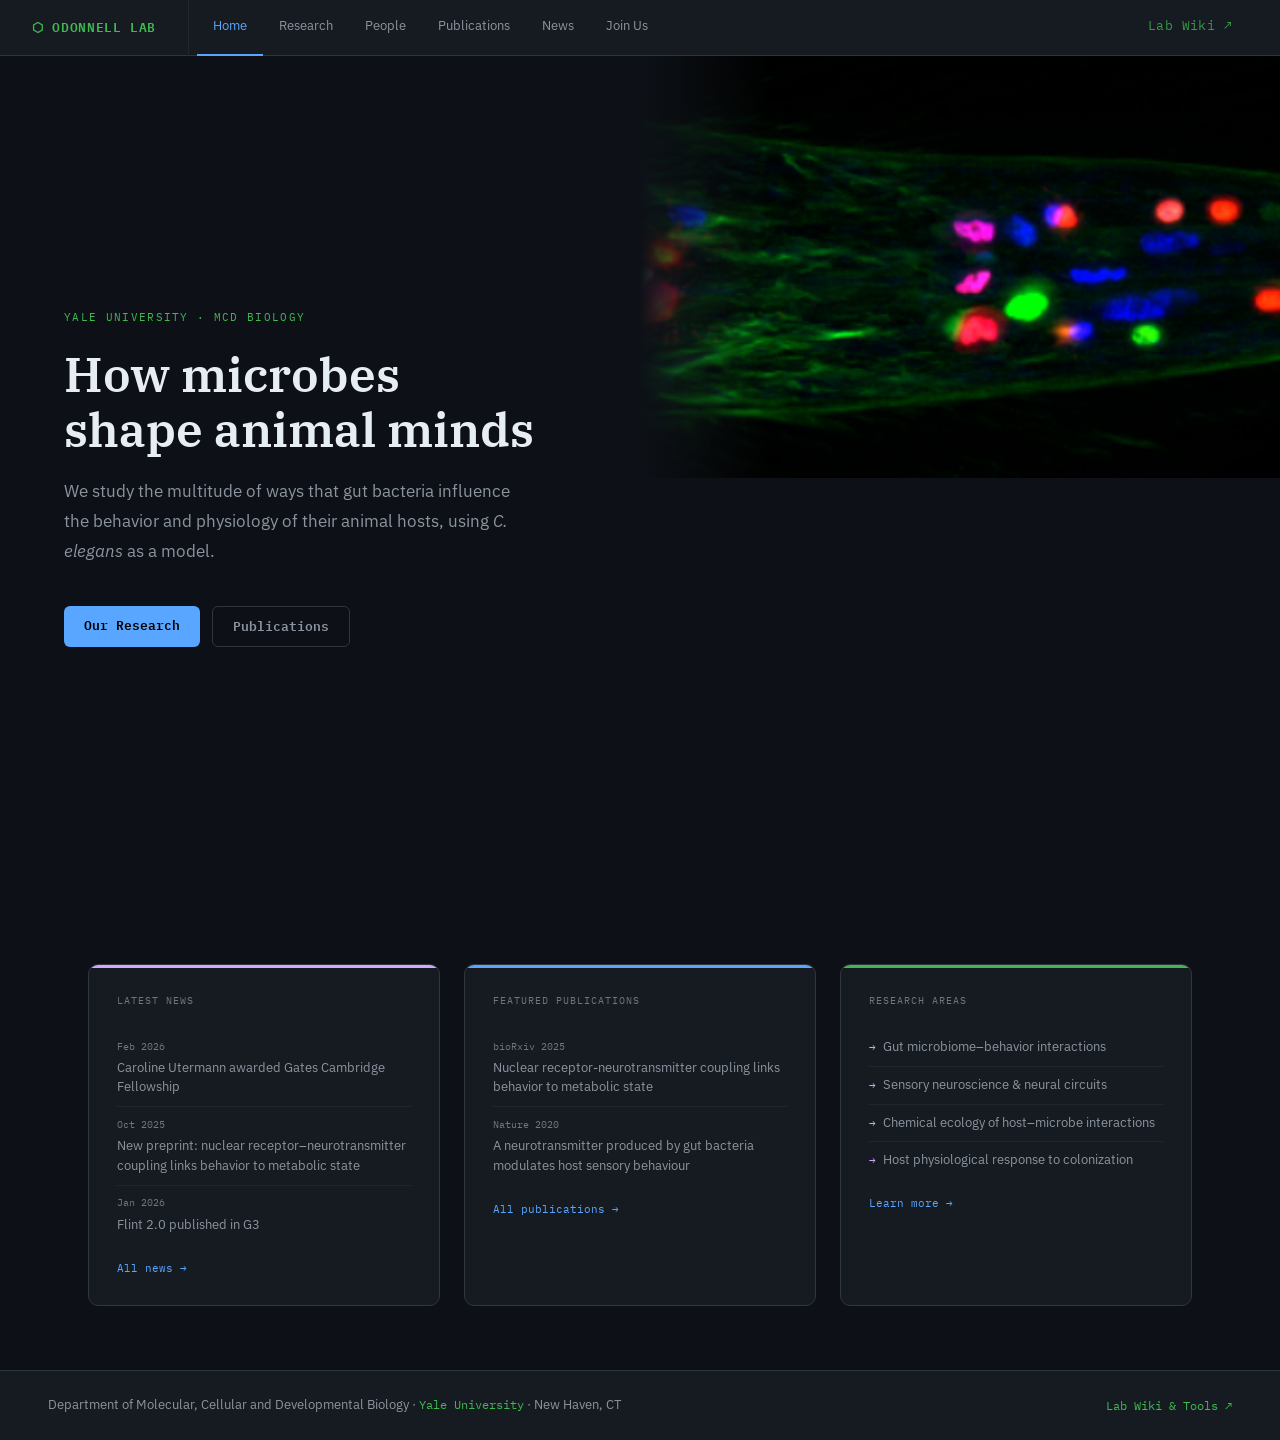
<file: index.html>
<!DOCTYPE html>
<html lang="en">
<head>
<meta charset="UTF-8">
<meta name="viewport" content="width=device-width, initial-scale=1.0">
<title>ODonnell Lab — Yale University</title>
<meta name="description" content="The ODonnell Lab studies how gut microbes shape animal behavior and physiology using C. elegans. Yale MCD Biology.">
<link rel="stylesheet" href="/shared.css">
</head>
<body>

<header class="site-header">
  <a href="/" class="site-logo">⬡ ODONNELL LAB</a>
  <nav class="site-nav">
    <a href="/index.html">Home</a>
    <a href="/research.html">Research</a>
    <a href="/people.html">People</a>
    <a href="/publications.html">Publications</a>
    <a href="/news.html">News</a>
    <a href="/join.html">Join Us</a>
    <a href="https://odonnell-lab-wiki.netlify.app" class="nav-wiki-link" target="_blank" rel="noopener">Lab Wiki ↗</a>
  </nav>
</header>

<!-- Hero -->
<div class="hero-full">
  <div class="hero-content">
    <div class="hero-eyebrow">Yale University · MCD Biology</div>
    <h1>How microbes shape animal minds</h1>
    <p class="hero-tagline">
      We study the multitude of ways that gut bacteria influence the behavior and physiology
      of their animal hosts, using <em>C. elegans</em> as a model.
    </p>
    <div class="hero-actions">
      <a href="/research.html" class="btn">Our Research</a>
      <a href="/publications.html" class="btn btn-outline">Publications</a>
    </div>
  </div>
  <div class="hero-image-panel">
    <img src="/images/hero/hero.png" alt="Fluorescent neurons in C. elegans">
    <video autoplay loop muted playsinline src="/images/hero/PanNeuralGCaMP.mp4"></video>
  </div>
</div>

<!-- Teasers -->
<div class="home-teasers">
  <!-- News teaser -->
  <div class="teaser-card" style="--card-accent: var(--accent4);">
    <div class="teaser-label">Latest News</div>
    <div id="news-teaser"><div class="loading-placeholder">Loading…</div></div>
    <a href="/news.html" class="teaser-more">All news →</a>
  </div>

  <!-- Publications teaser -->
  <div class="teaser-card" style="--card-accent: var(--accent);">
    <div class="teaser-label">Featured Publications</div>
    <div id="pubs-teaser"><div class="loading-placeholder">Loading…</div></div>
    <a href="/publications.html" class="teaser-more">All publications →</a>
  </div>

  <!-- Research areas -->
  <div class="teaser-card" style="--card-accent: var(--accent2);">
    <div class="teaser-label">Research Areas</div>
    <ul class="teaser-research-list">
      <li>Gut microbiome–behavior interactions</li>
      <li>Sensory neuroscience &amp; neural circuits</li>
      <li>Chemical ecology of host–microbe interactions</li>
      <li>Host physiological response to colonization</li>
    </ul>
    <a href="/research.html" class="teaser-more">Learn more →</a>
  </div>
</div>

<!-- Dept bar -->
<div class="dept-bar">
  <span>
    Department of Molecular, Cellular and Developmental Biology ·
    <a href="https://mcdb.yale.edu" target="_blank" rel="noopener">Yale University</a> ·
    New Haven, CT
  </span>
  <a href="https://odonnell-lab-wiki.netlify.app" target="_blank" rel="noopener">Lab Wiki &amp; Tools ↗</a>
</div>

<script src="/site.js"></script>
<script>
function formatDate(isoDate) {
  const d = new Date(isoDate + 'T00:00:00');
  return d.toLocaleDateString('en-US', { year: 'numeric', month: 'short' });
}

async function loadNewsTeaser() {
  const el = document.getElementById('news-teaser');
  let items;
  try { items = await loadData('/data/news.json'); }
  catch { el.innerHTML = '<p style="font-size:13px;color:var(--text-dim)">Unable to load.</p>'; return; }

  items.sort((a, b) => {
    if (a.pinned && !b.pinned) return -1;
    if (!a.pinned && b.pinned) return 1;
    return b.date.localeCompare(a.date);
  });

  el.innerHTML = items.slice(0, 3).map(item => `
    <div class="teaser-item">
      <div class="teaser-item-date">${formatDate(item.date)}</div>
      <a href="/news.html">${item.title}</a>
    </div>`).join('');
}

async function loadPubsTeaser() {
  const el = document.getElementById('pubs-teaser');
  let text;
  try {
    const resp = await fetch('/data/publications.bib');
    if (!resp.ok) throw new Error(resp.status);
    text = await resp.text();
  } catch {
    el.innerHTML = '<p style="font-size:13px;color:var(--text-dim)">Unable to load.</p>';
    return;
  }

  const pubs = parseBibtex(text).filter(p => p.title);
  let featured = pubs.filter(p => p.highlight);
  if (!featured.length) featured = pubs.slice(0, 3);
  featured = featured.slice(0, 3);

  el.innerHTML = featured.map(pub => `
    <div class="teaser-item">
      <div class="teaser-item-date">${pub.journal ? pub.journal.split(' ')[0] + ' ' + pub.year : pub.year}</div>
      <a href="/publications.html">${pub.title}</a>
    </div>`).join('');
}

loadNewsTeaser();
loadPubsTeaser();
</script>
</body>
</html>
</file>
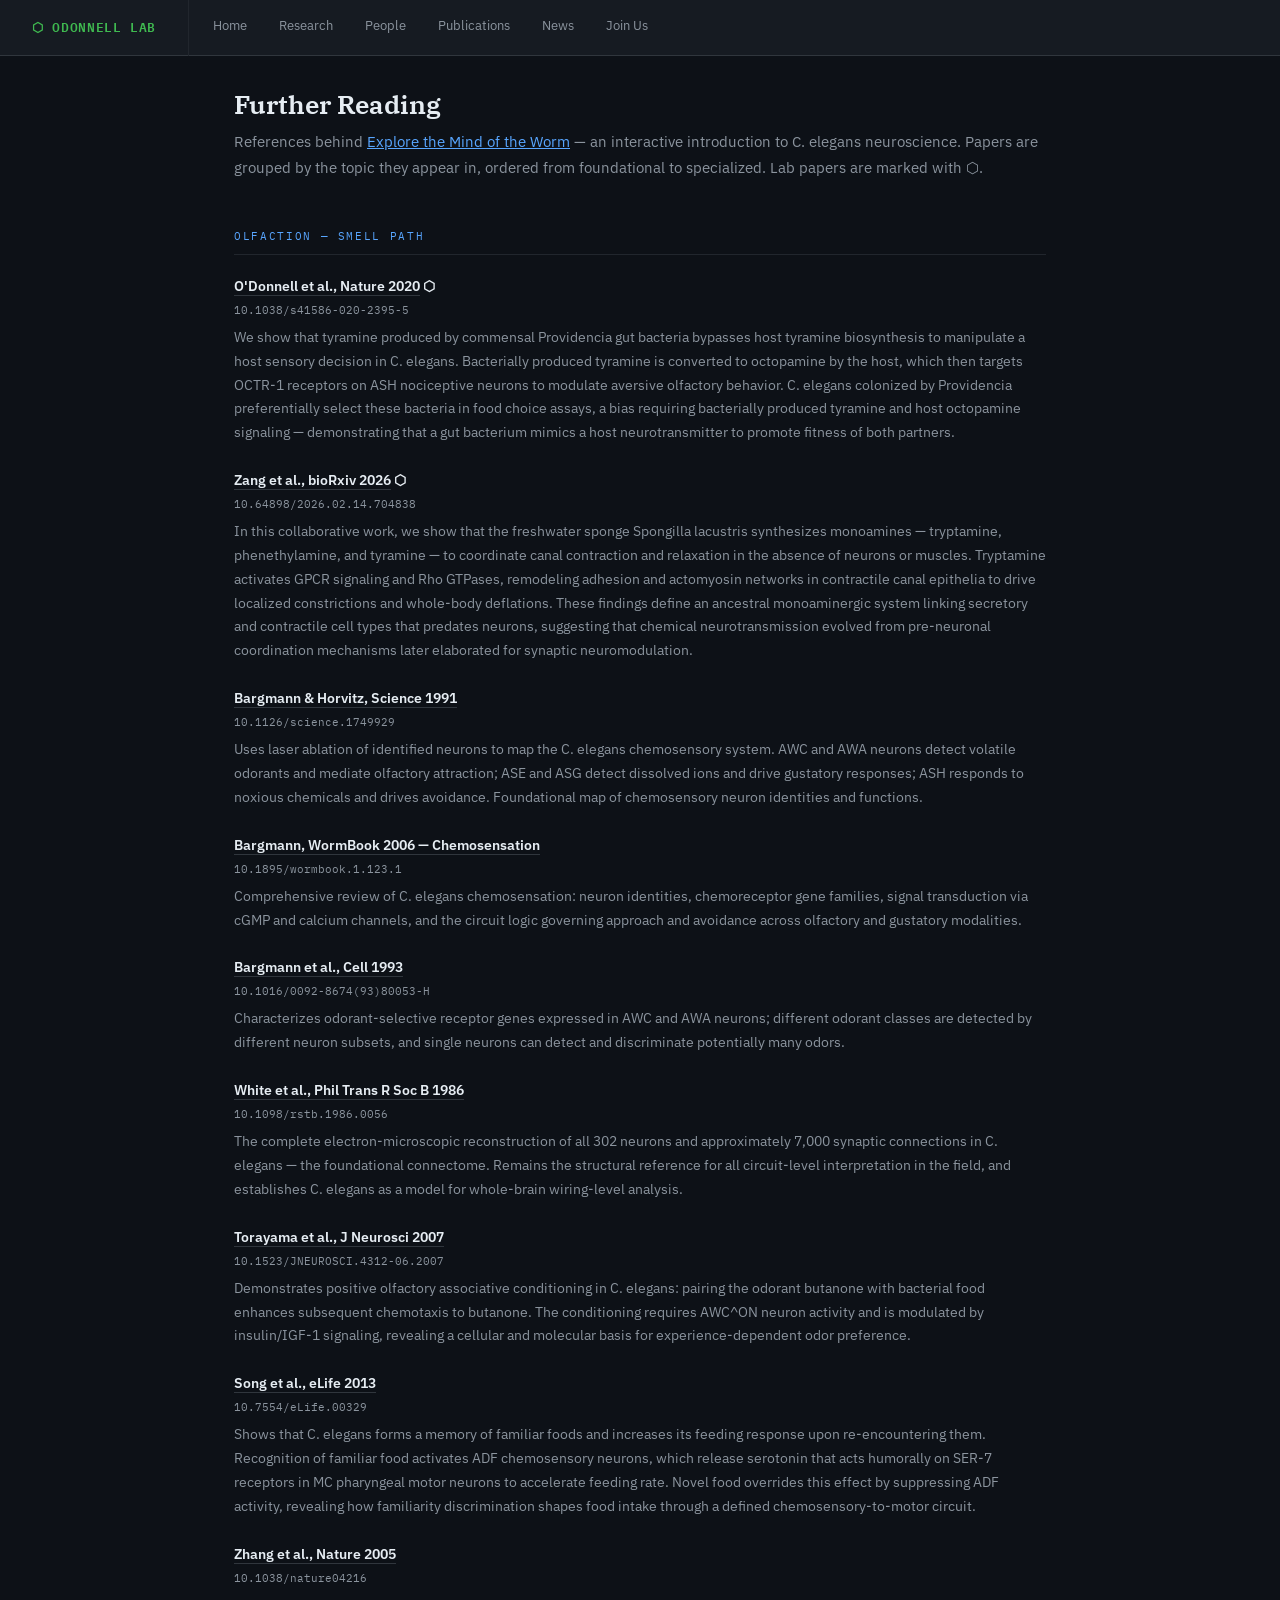
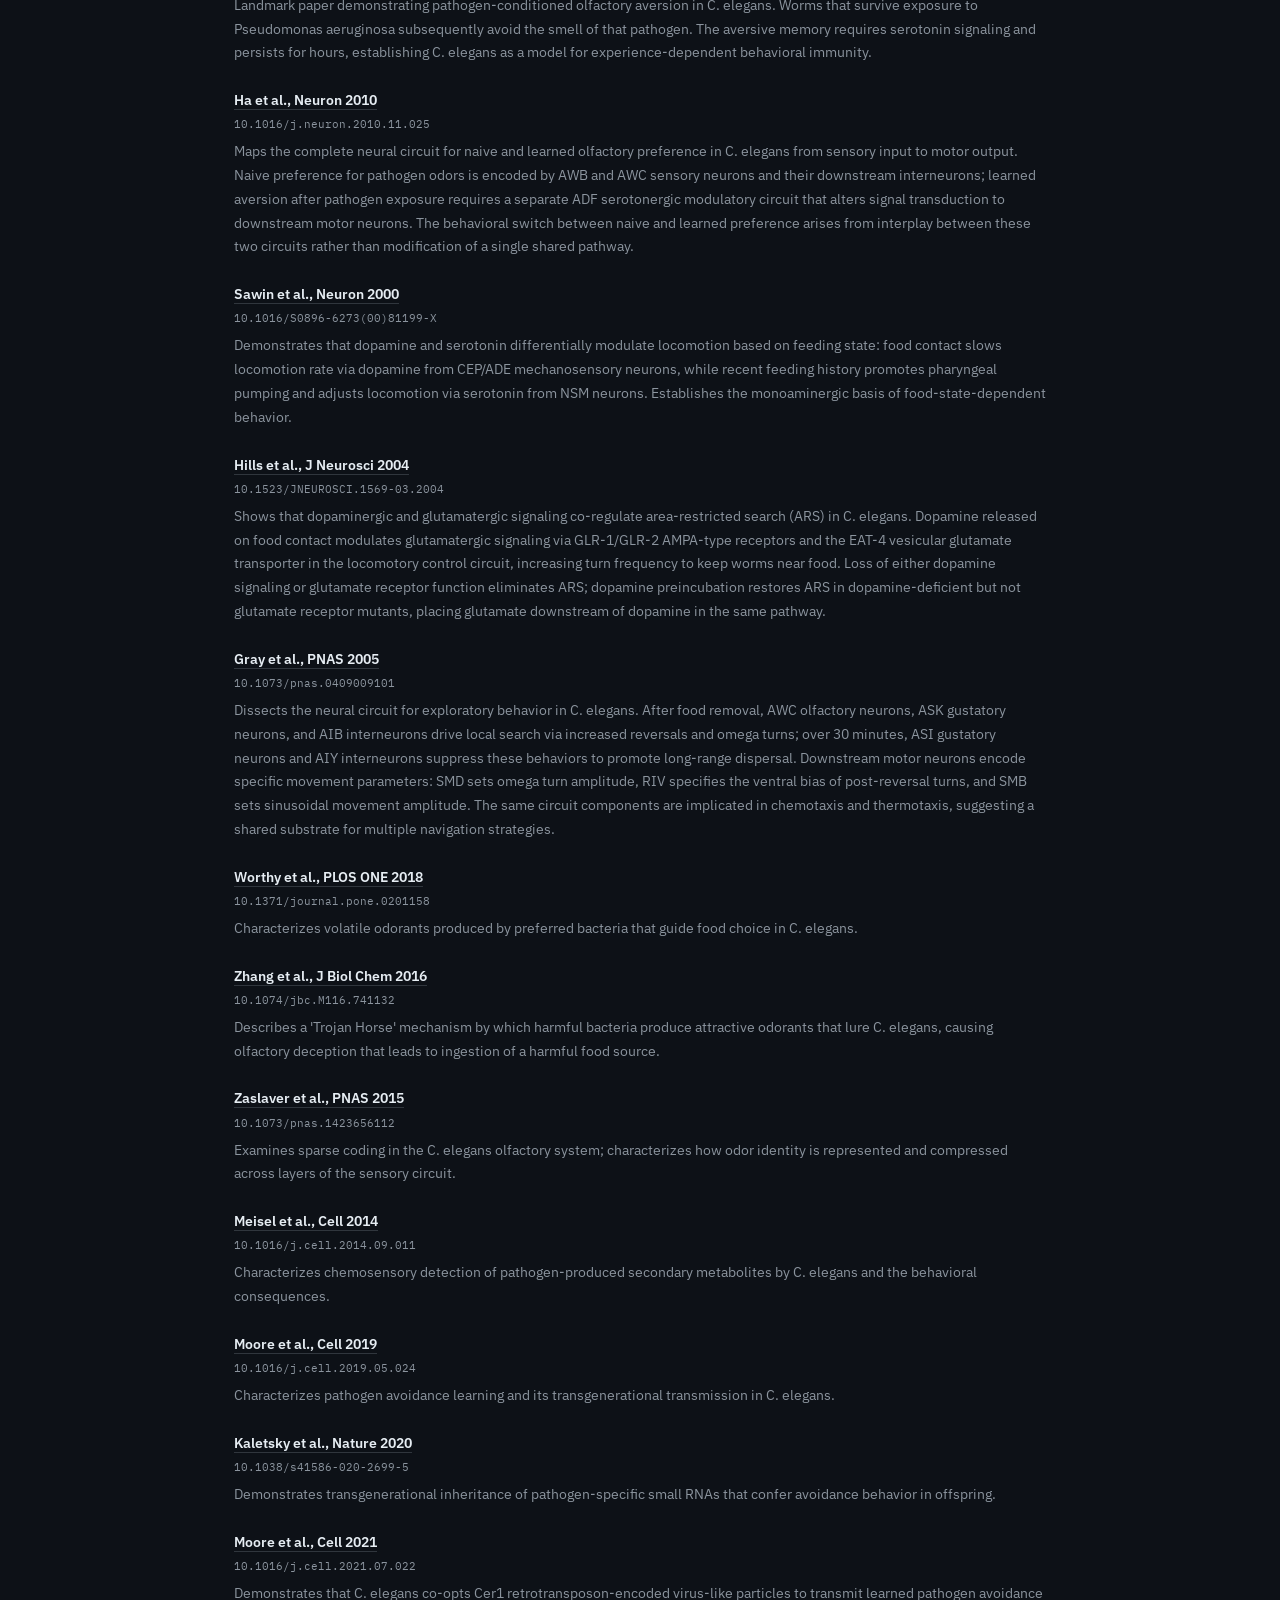
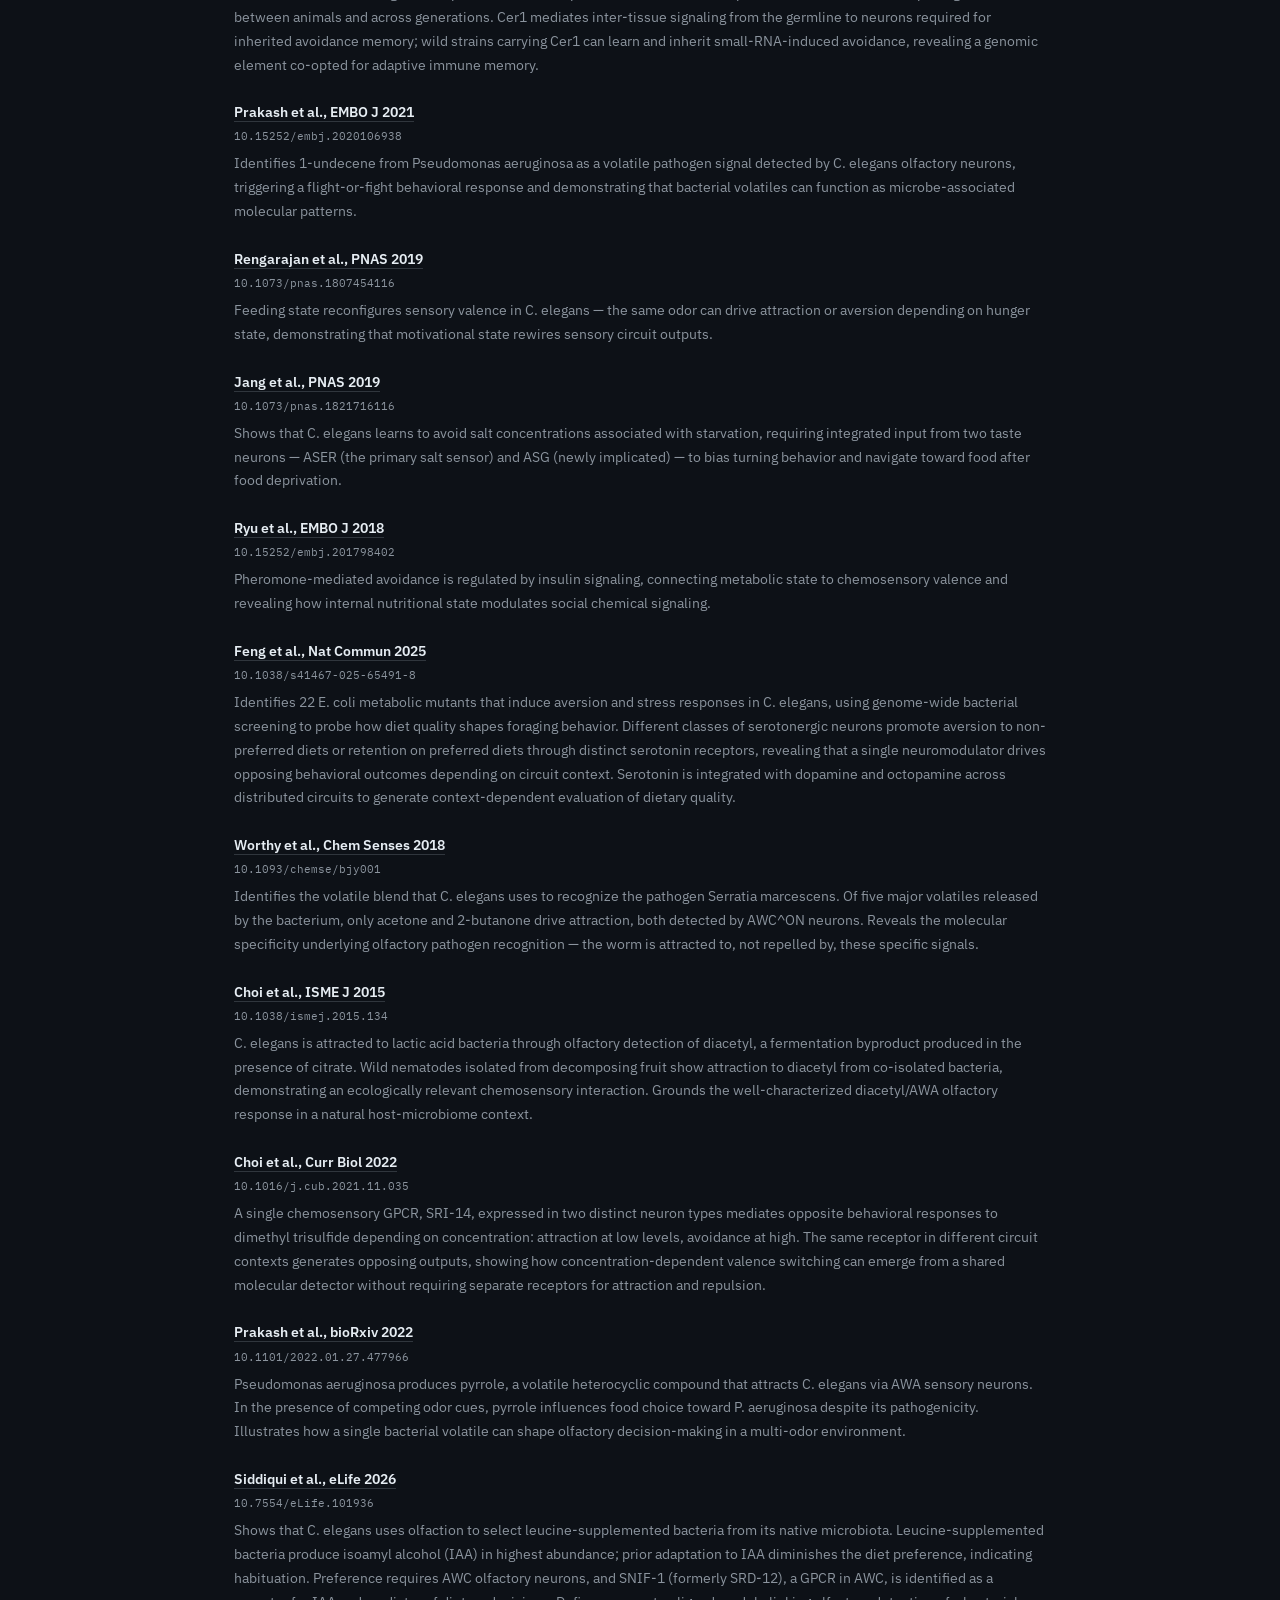
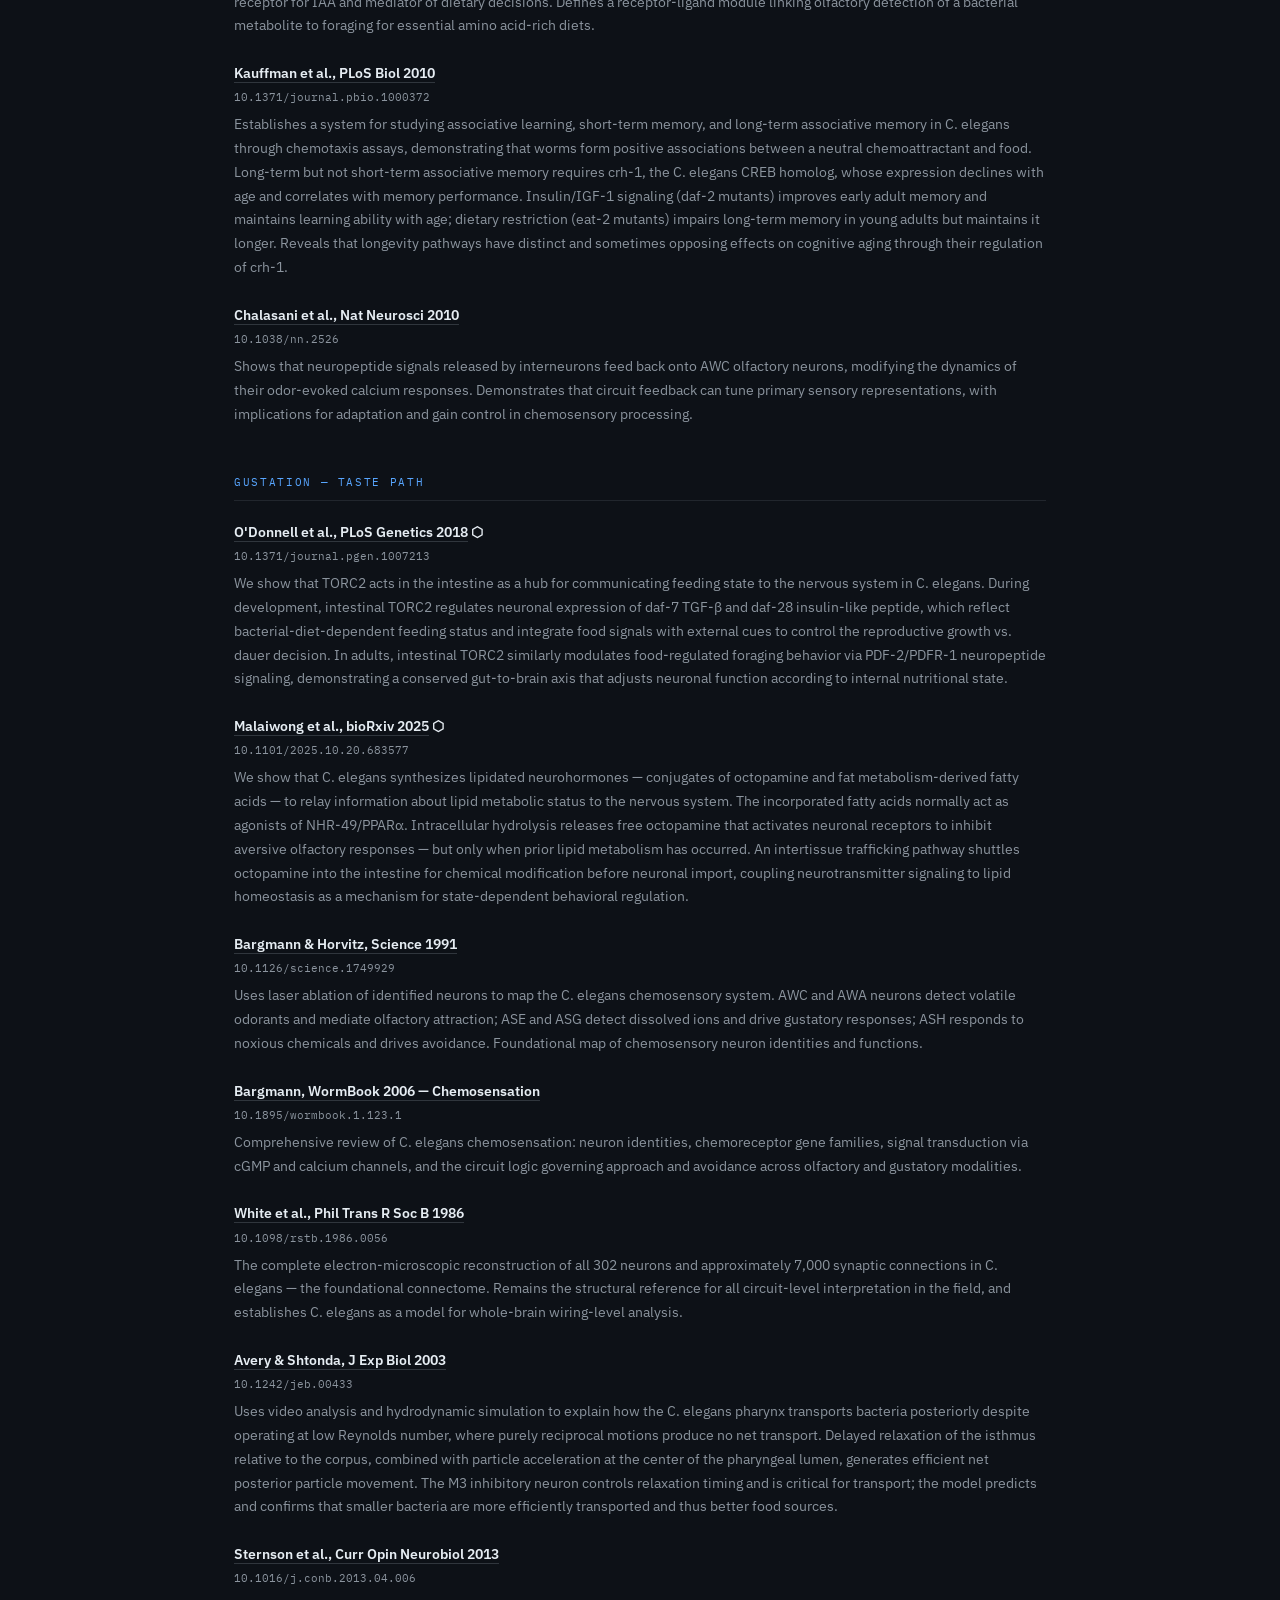
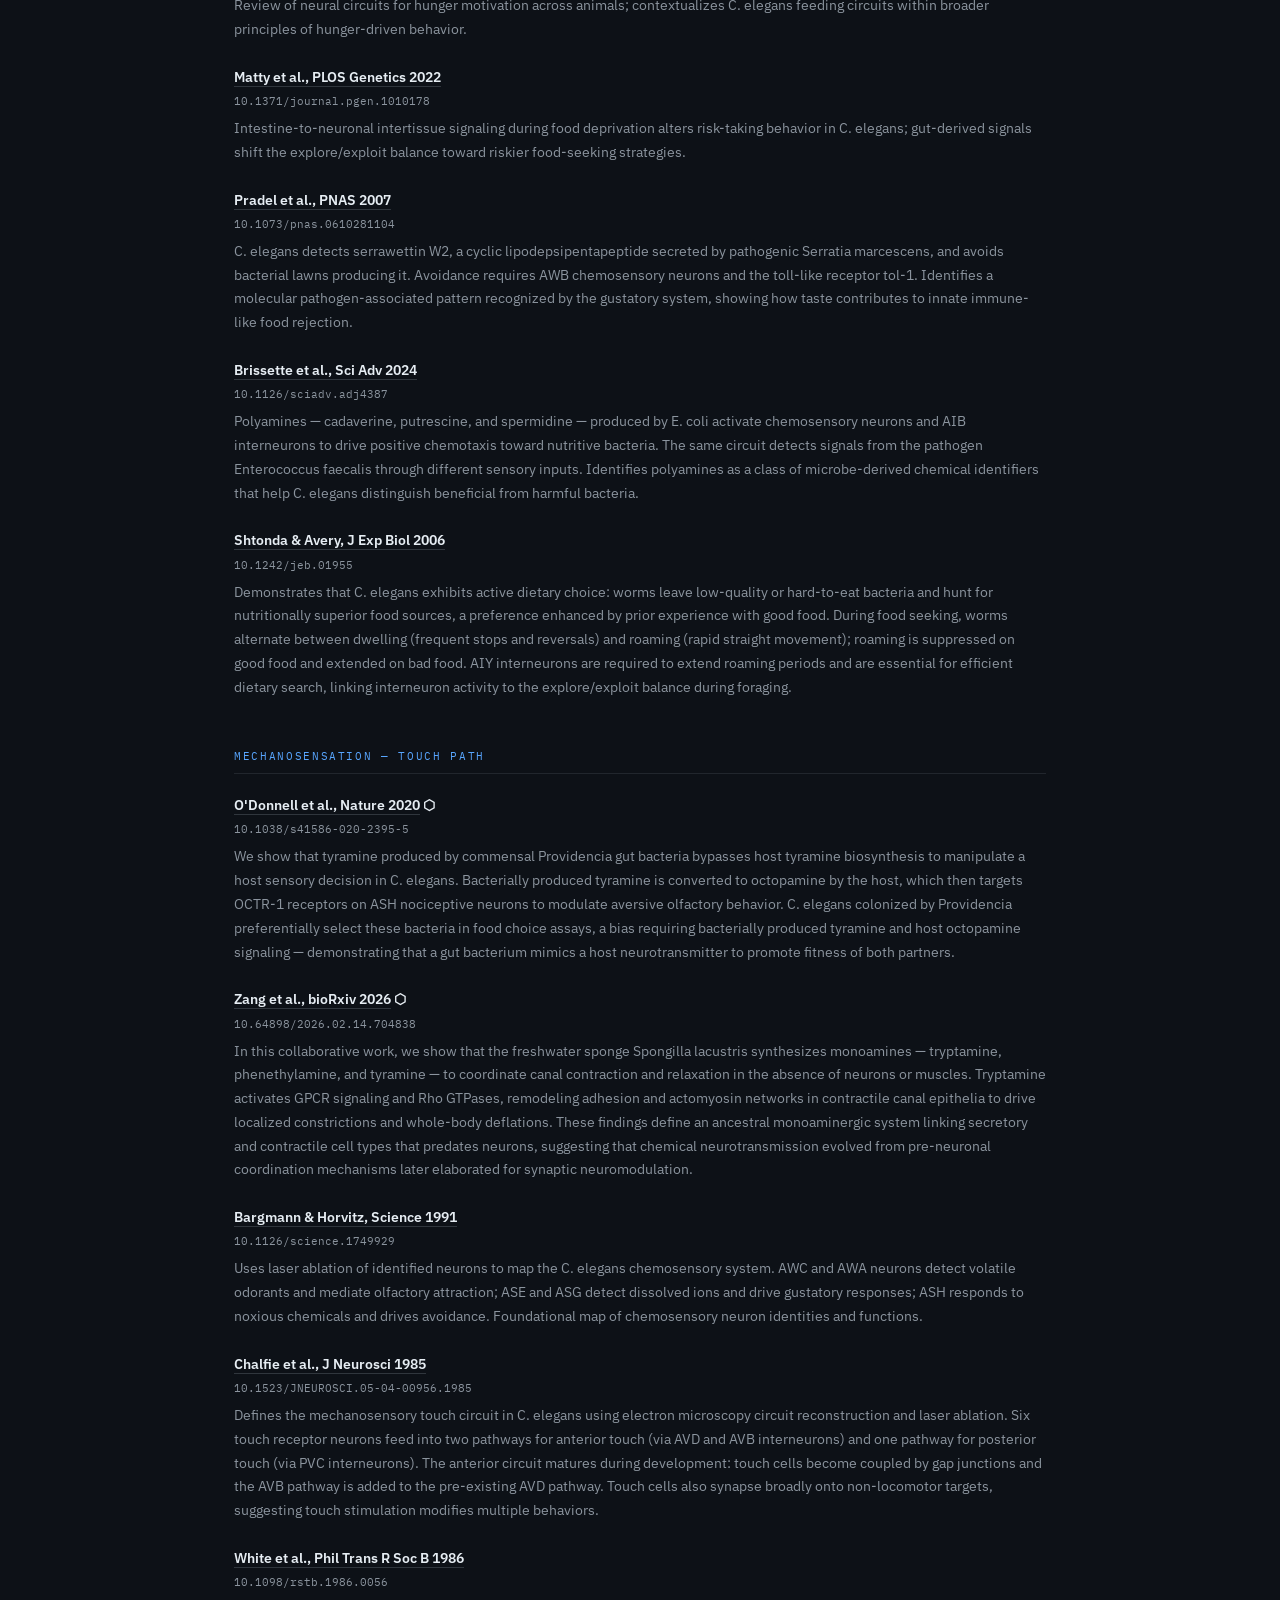
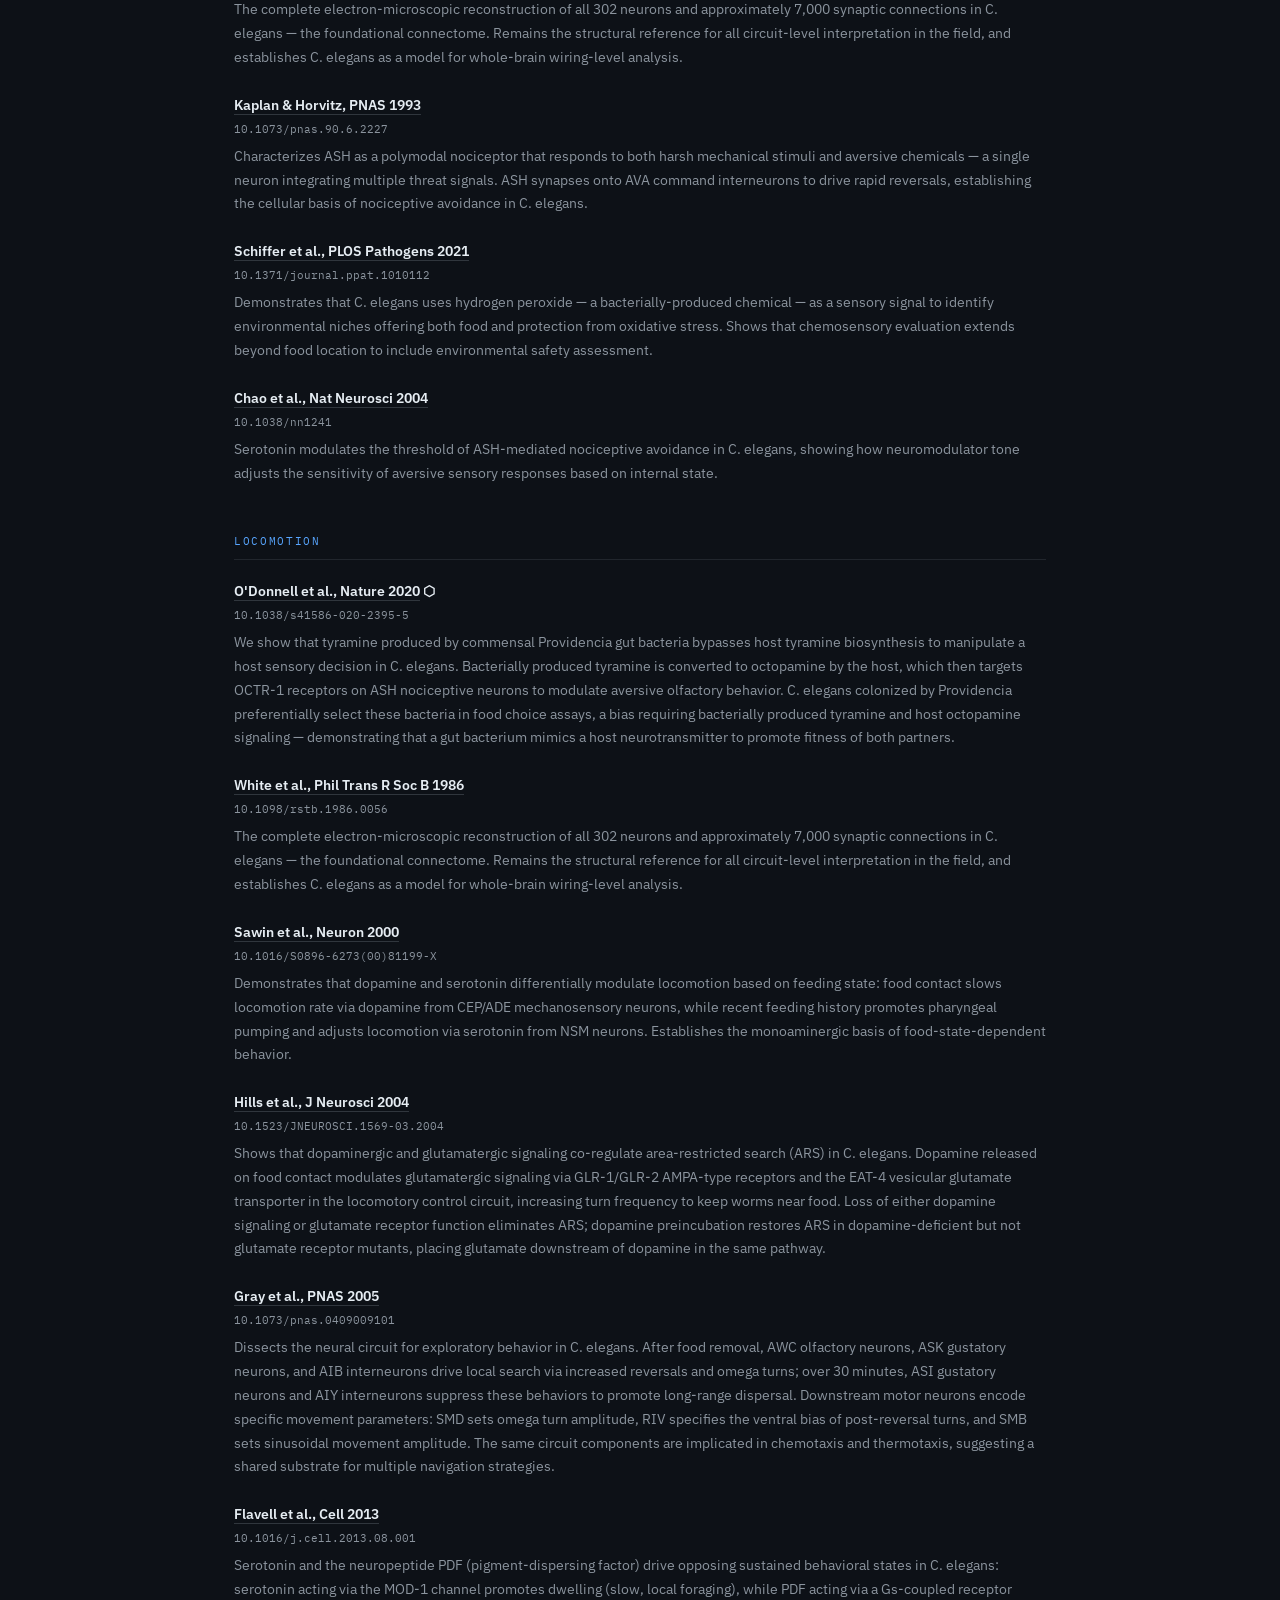
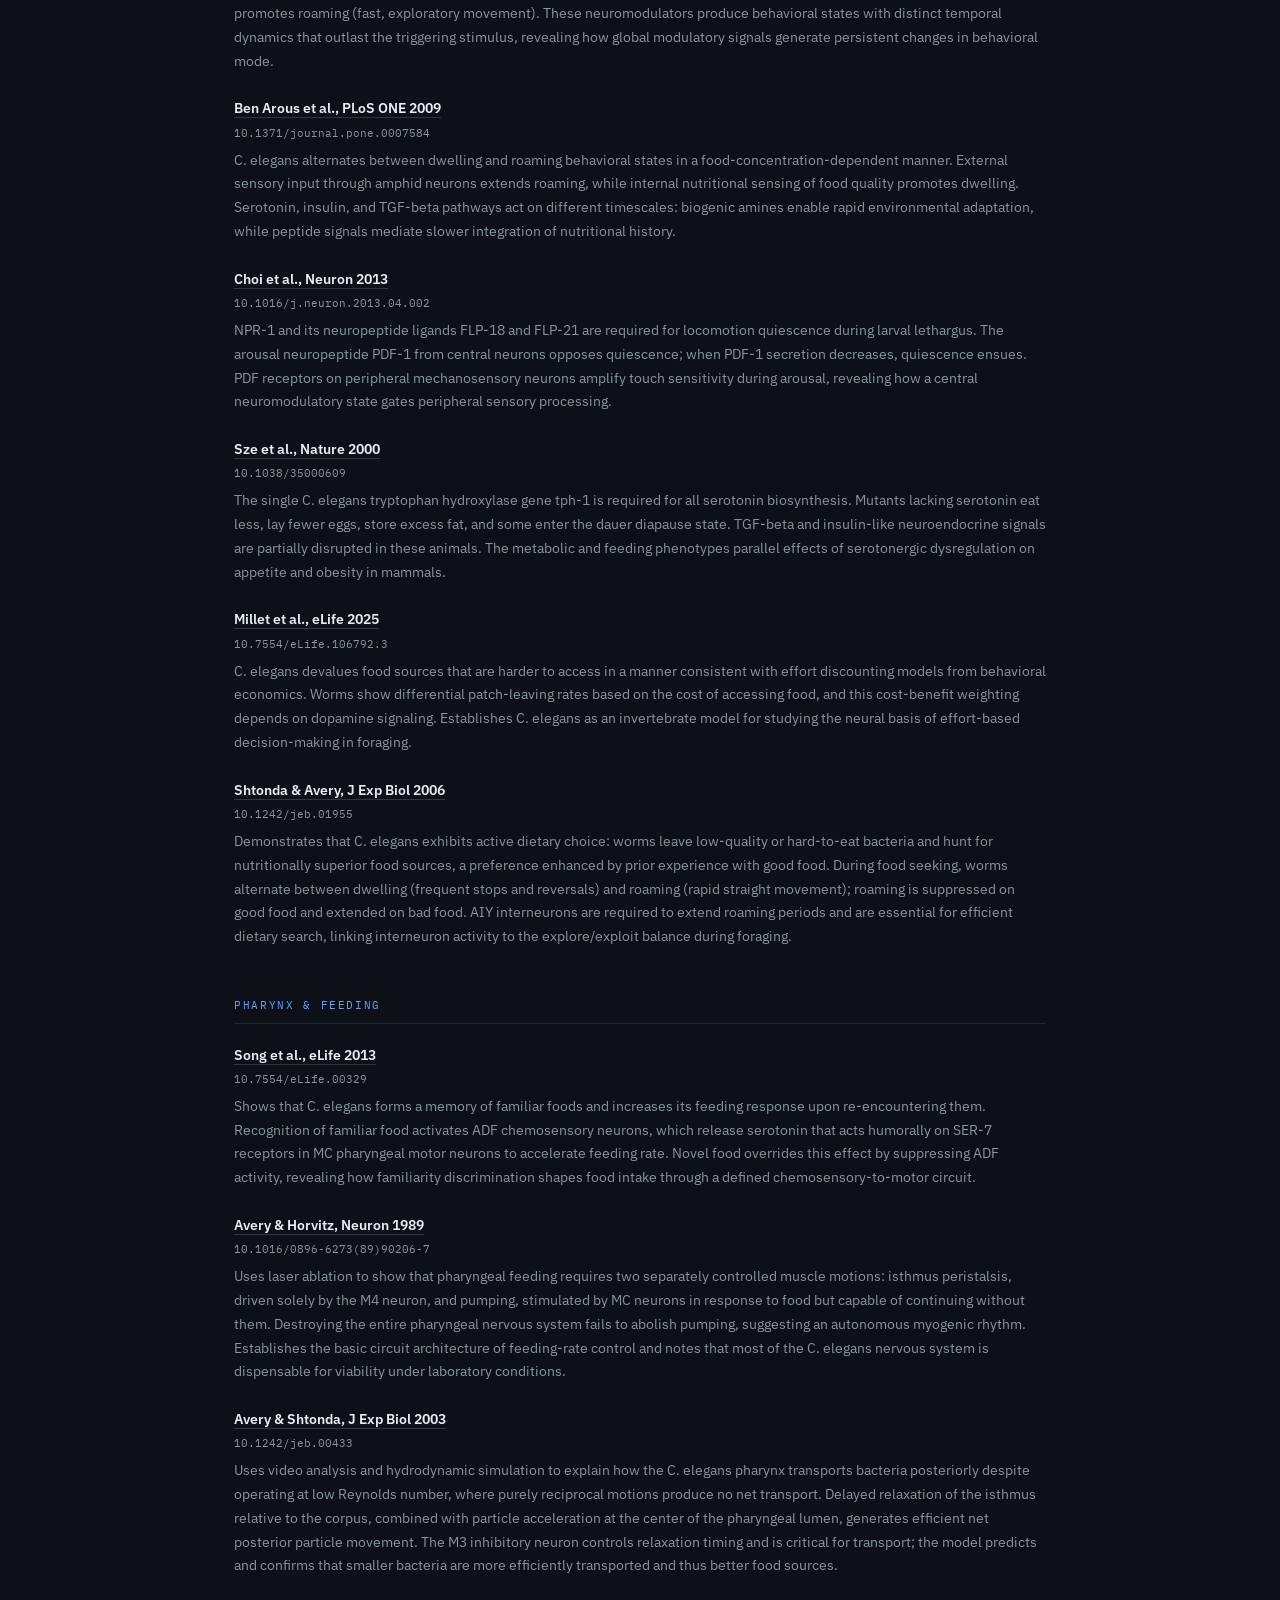
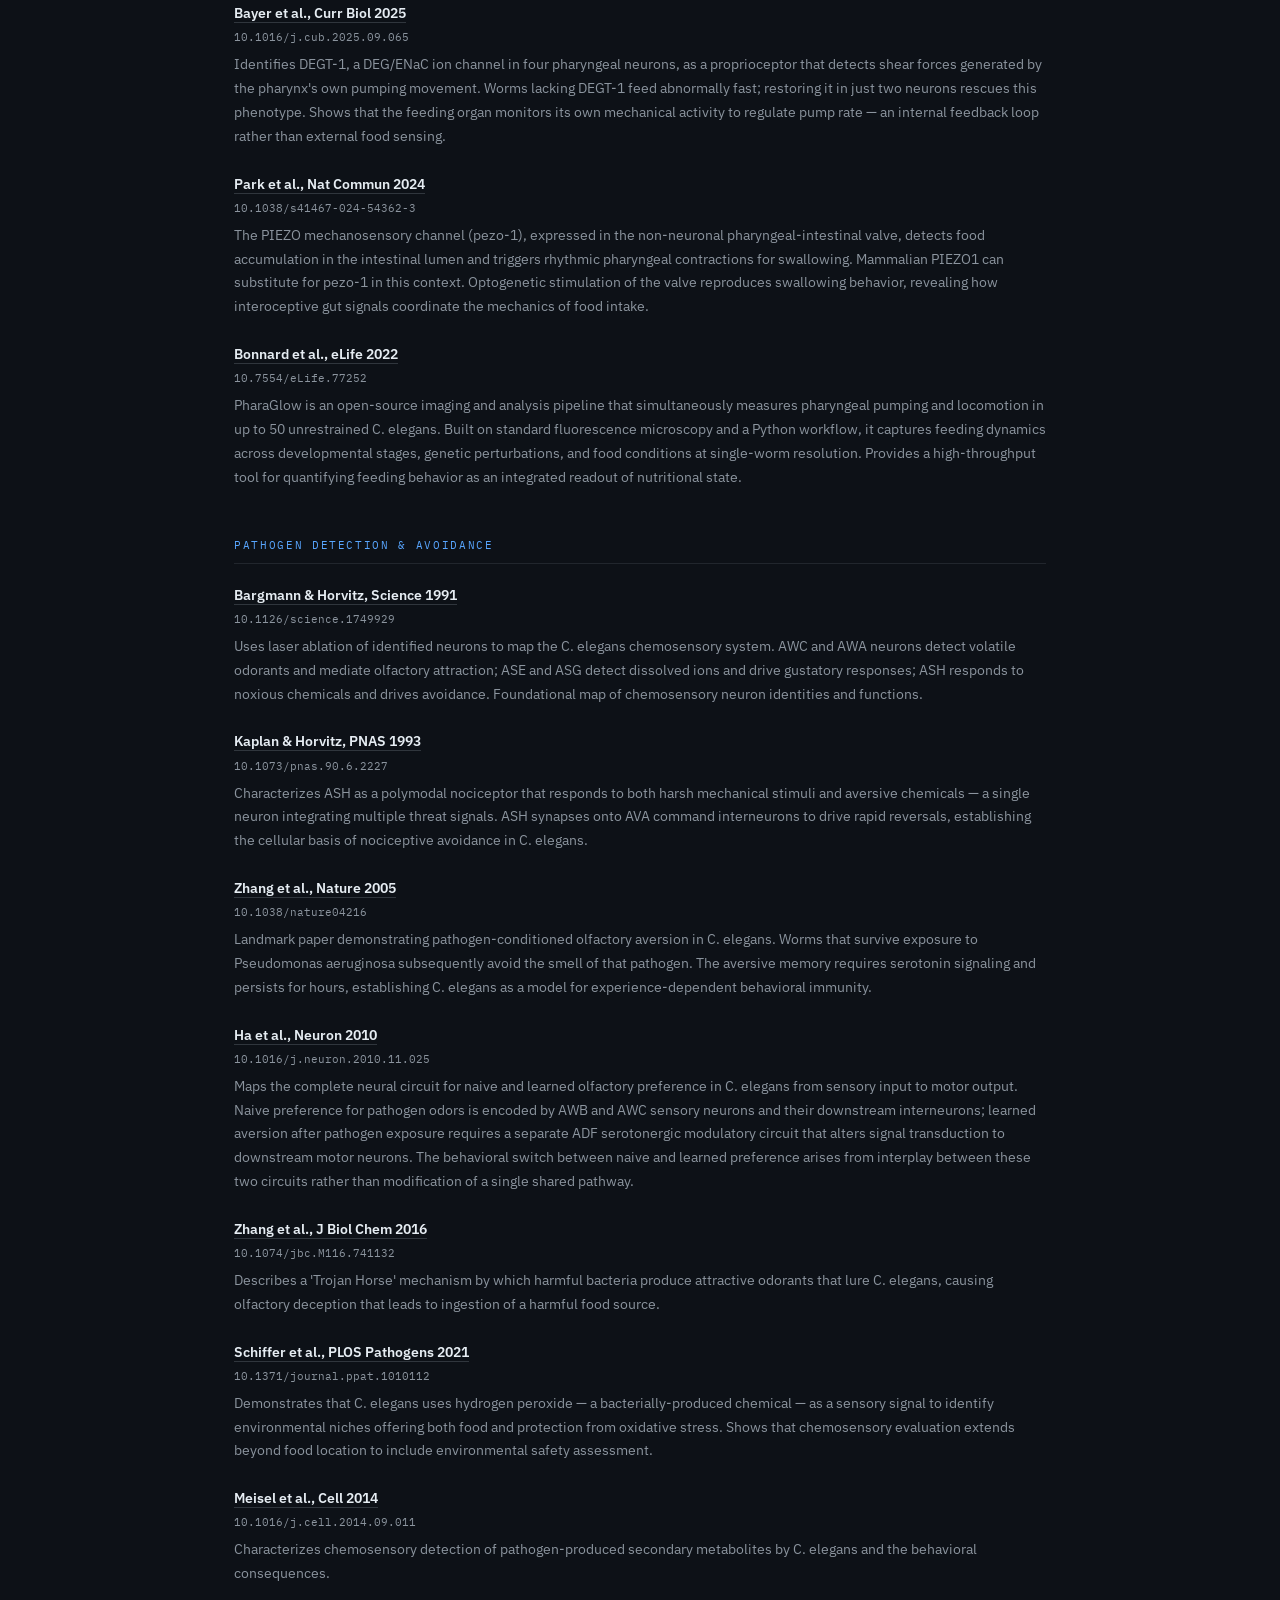
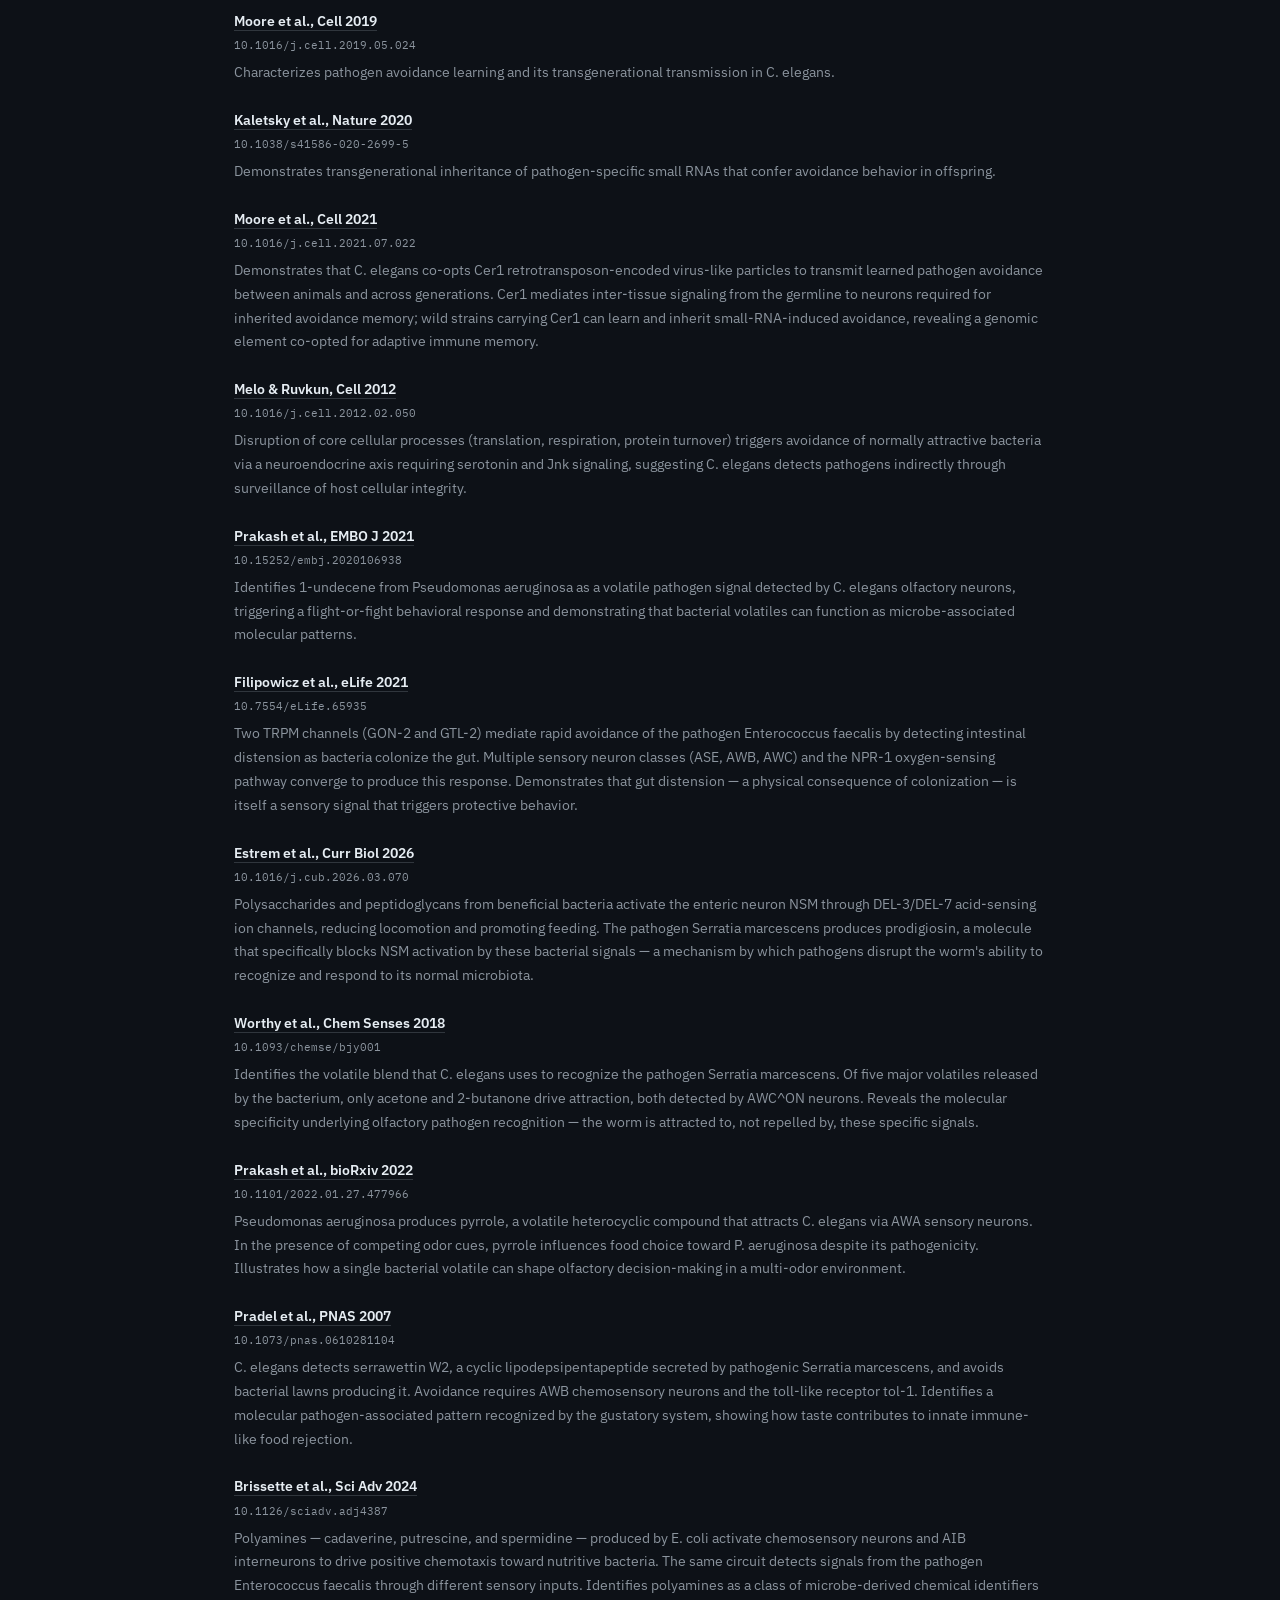
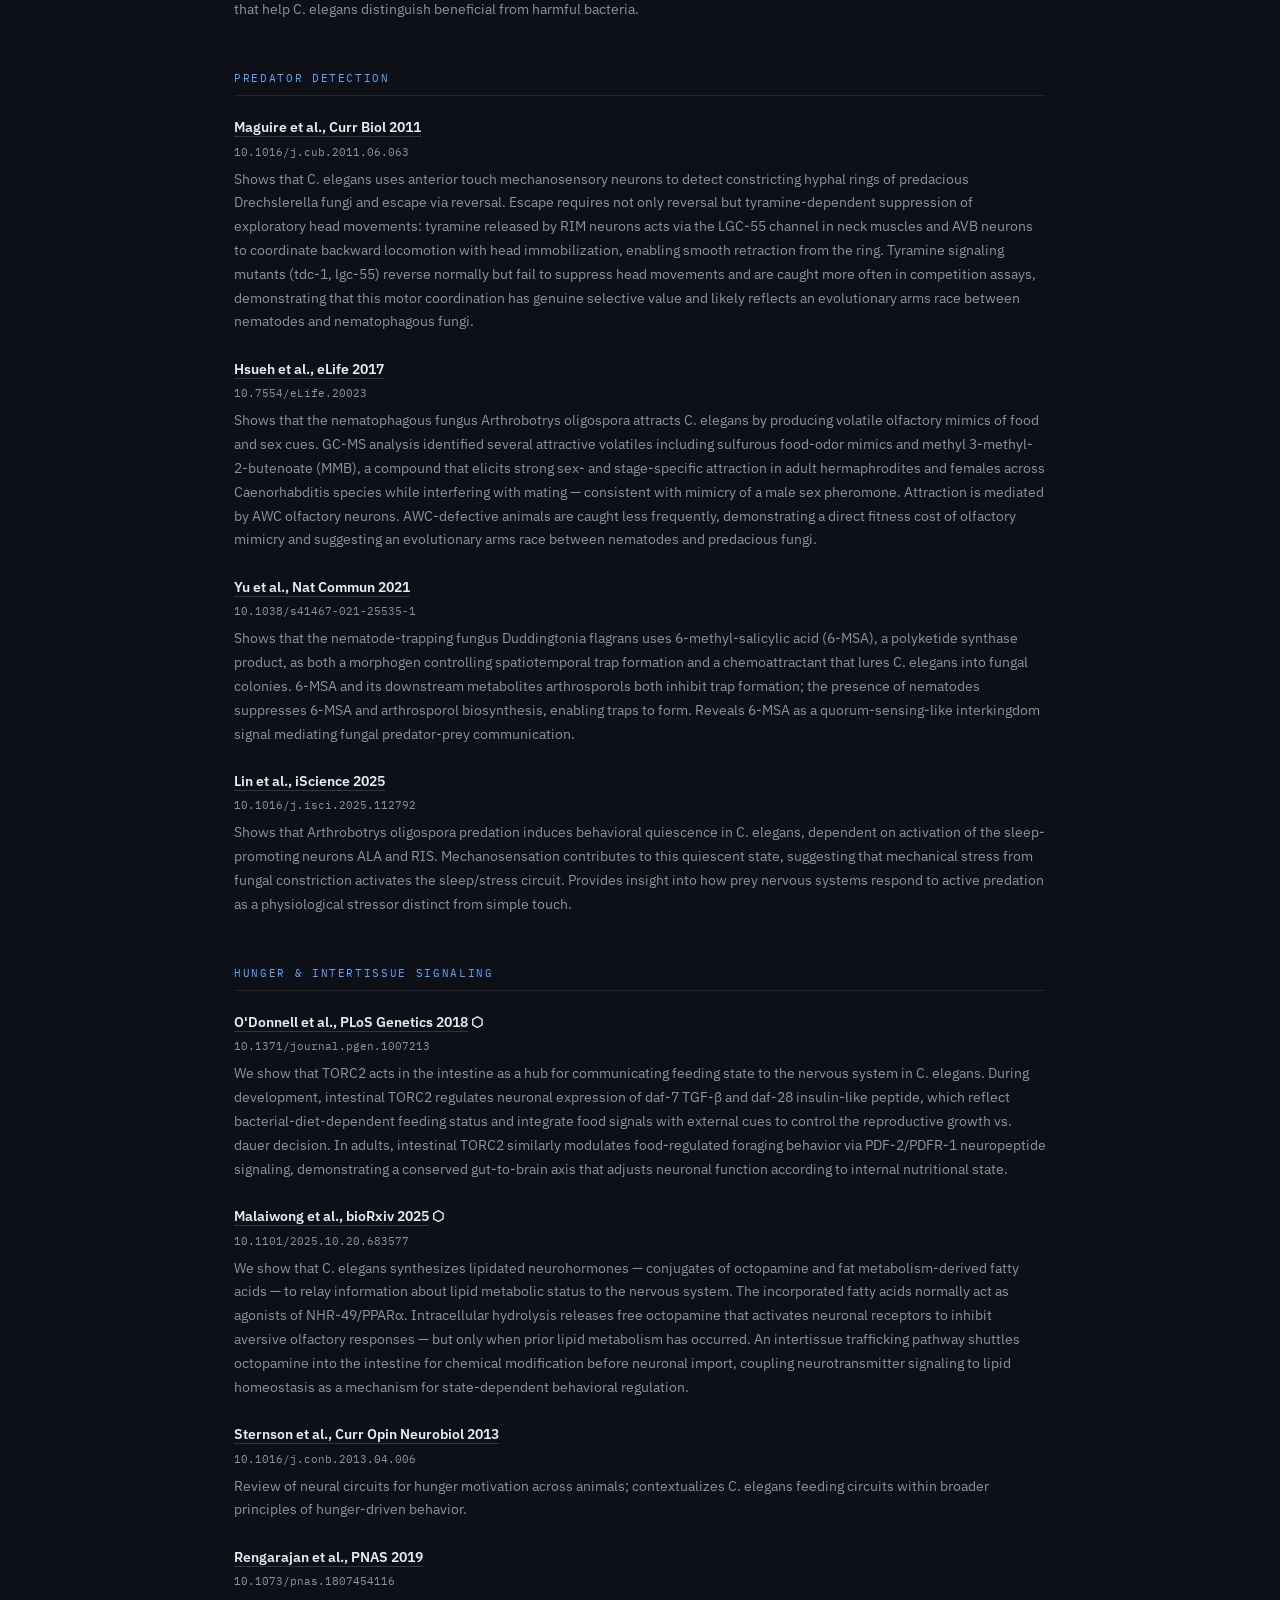
<file: further-reading.html>
<!DOCTYPE html>
<html lang="en">
<head>
<meta charset="UTF-8">
<meta name="viewport" content="width=device-width, initial-scale=1.0">
<title>Further Reading — ODonnell Lab</title>
<link rel="stylesheet" href="shared.css">
<style>
  .fr-container { max-width: 860px; margin: 0 auto; padding: 2rem 1.5rem 4rem; }
  .fr-intro { color: #8b949e; font-size: 15px; line-height: 1.7; margin-bottom: 3rem; }
  .fr-intro a { color: var(--accent); }
  .path-section { margin-bottom: 3rem; }
  .path-heading {
    font-family: var(--mono, monospace);
    font-size: 11px;
    letter-spacing: 0.15em;
    text-transform: uppercase;
    color: var(--accent);
    border-bottom: 1px solid #21262d;
    padding-bottom: 0.5rem;
    margin-bottom: 1.25rem;
  }
  .ref-entry { margin-bottom: 1.5rem; }
  .ref-label {
    font-size: 14px;
    font-weight: 600;
    color: #e6edf3;
    margin-bottom: 0.3rem;
  }
  .ref-label a { color: inherit; text-decoration: none; border-bottom: 1px solid #30363d; }
  .ref-label a:hover { border-color: var(--accent); color: var(--accent); }
  .ref-doi { font-family: var(--mono, monospace); font-size: 11px; color: #8b949e; margin-bottom: 0.4rem; }
  .ref-synopsis { font-size: 14px; line-height: 1.7; color: #8b949e; }
  .ref-synopsis.todo { font-style: italic; color: #484f58; }
  .fr-loading { color: #8b949e; font-style: italic; padding: 2rem 0; }
  .fr-error   { color: #f85149; padding: 2rem 0; }
</style>
</head>
<body>
<header class="site-header">
  <a href="index.html" class="site-logo">⬡ ODONNELL LAB</a>
  <nav class="site-nav">
    <a href="index.html">Home</a>
    <a href="research.html">Research</a>
    <a href="people.html">People</a>
    <a href="publications.html">Publications</a>
    <a href="news.html">News</a>
    <a href="join.html">Join Us</a>
  </nav>
</header>

<div class="fr-container">
  <h1 style="font-size:1.6rem;margin-bottom:0.5rem;">Further Reading</h1>
  <p class="fr-intro">
    References behind <a href="https://worm-mind-game.pages.dev" target="_blank" rel="noopener">Explore the Mind of the Worm</a> — an interactive introduction to C. elegans neuroscience. Papers are grouped by the topic they appear in, ordered from foundational to specialized. Lab papers are marked with ⬡.
  </p>

  <div id="fr-content">
    <p class="fr-loading">Loading references…</p>
  </div>
</div>

<script>
const PATH_LABELS = {
  smell:       'Olfaction — smell path',
  taste:       'Gustation — taste path',
  touch:       'Mechanosensation — touch path',
  locomotion:  'Locomotion',
  pharynx:     'Pharynx &amp; feeding',
  pathogen:    'Pathogen detection &amp; avoidance',
  predator:    'Predator detection',
  hunger:      'Hunger &amp; intertissue signaling',
};

const LAB_DOIS = new Set([
  '10.1038/s41586-020-2395-5',
  '10.1371/journal.pgen.1007213',
  '10.1101/2025.10.20.683577',
  '10.64898/2026.02.14.704838',
]);

async function loadAndRender() {
  const container = document.getElementById('fr-content');
  let refs;
  try {
    const resp = await fetch('data/references.json');
    refs = await resp.json();
  } catch(e) {
    container.innerHTML = '<p class="fr-error">Could not load references. Please try again later.</p>';
    return;
  }

  // group by path
  const byPath = {};
  for (const [slug, ref] of Object.entries(refs)) {
    if (ref._note) continue; // skip internal-only entries
    for (const path of (ref.paths || [])) {
      if (!byPath[path]) byPath[path] = [];
      byPath[path].push({ slug, ...ref });
    }
  }

  const pathOrder = Object.keys(PATH_LABELS);
  const html = pathOrder.map(path => {
    const entries = byPath[path];
    if (!entries?.length) return '';
    const isLab = r => LAB_DOIS.has(r.doi);
    entries.sort((a, b) => (isLab(b) ? 1 : 0) - (isLab(a) ? 1 : 0));

    const items = entries.map(r => {
      const labBadge = isLab(r) ? ' <span title="O\'Donnell lab">⬡</span>' : '';
      const synopsisClass = (!r.synopsis || r.synopsis.startsWith('TODO')) ? 'todo' : '';
      const synopsisText  = (!r.synopsis || r.synopsis.startsWith('TODO')) ? 'Synopsis coming soon.' : r.synopsis;
      return `
        <div class="ref-entry">
          <div class="ref-label"><a href="${r.url}" target="_blank" rel="noopener">${r.label}</a>${labBadge}</div>
          <div class="ref-doi">${r.doi}</div>
          <div class="ref-synopsis ${synopsisClass}">${synopsisText}</div>
        </div>`;
    }).join('');

    return `
      <div class="path-section">
        <div class="path-heading">${PATH_LABELS[path]}</div>
        ${items}
      </div>`;
  }).join('');

  container.innerHTML = html || '<p class="fr-loading">No references found.</p>';
}

loadAndRender();
</script>
</body>
</html>
</file>
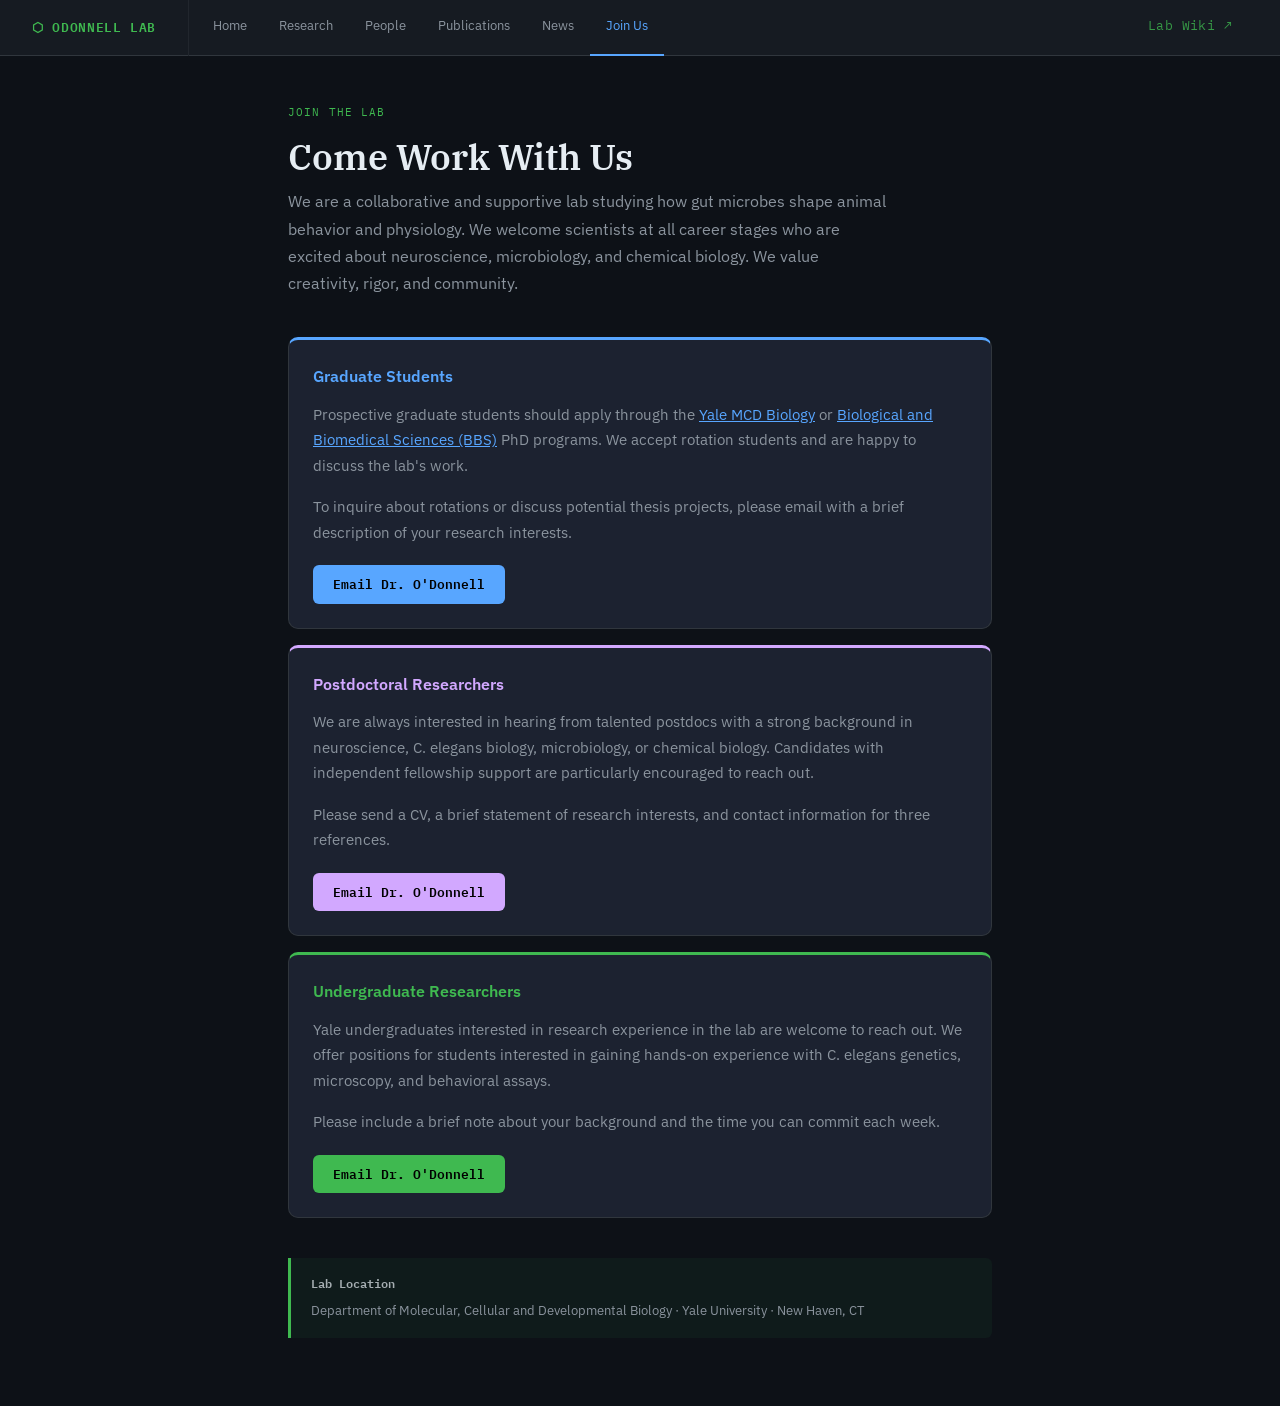
<file: join.html>
<!DOCTYPE html>
<html lang="en">
<head>
<meta charset="UTF-8">
<meta name="viewport" content="width=device-width, initial-scale=1.0">
<title>Join Us — ODonnell Lab</title>
<link rel="stylesheet" href="/shared.css">
</head>
<body>

<header class="site-header">
  <a href="/" class="site-logo">⬡ ODONNELL LAB</a>
  <nav class="site-nav">
    <a href="/index.html">Home</a>
    <a href="/research.html">Research</a>
    <a href="/people.html">People</a>
    <a href="/publications.html">Publications</a>
    <a href="/news.html">News</a>
    <a href="/join.html">Join Us</a>
    <a href="https://odonnell-lab-wiki.netlify.app" class="nav-wiki-link" target="_blank" rel="noopener">Lab Wiki ↗</a>
  </nav>
</header>

<div class="join-page">
  <div class="page-eyebrow">Join the Lab</div>
  <h1>Come Work With Us</h1>
  <p style="font-size:16px; max-width:600px; margin-bottom:2.5rem;">
    We are a collaborative and supportive lab studying how gut microbes shape animal behavior and physiology.
    We welcome scientists at all career stages who are excited about neuroscience, microbiology, and chemical biology.
    We value creativity, rigor, and community.
  </p>

  <div class="card" style="--card-accent: var(--accent); position:relative; overflow:hidden; border-top: 3px solid var(--accent);">
    <h3 style="color:var(--accent); margin-top:0;">Graduate Students</h3>
    <p>
      Prospective graduate students should apply through the
      <a href="https://mcdb.yale.edu/graduate" target="_blank" rel="noopener">Yale MCD Biology</a> or
      <a href="https://bbs.yale.edu" target="_blank" rel="noopener">Biological and Biomedical Sciences (BBS)</a>
      PhD programs. We accept rotation students and are happy to discuss the lab's work.
    </p>
    <p style="margin-bottom:1.25rem;">
      To inquire about rotations or discuss potential thesis projects, please email with a brief description of your research interests.
    </p>
    <a href="mailto:m.odonnell@yale.edu?subject=Graduate%20Student%20Inquiry" class="btn">Email Dr. O'Donnell</a>
  </div>

  <div class="card" style="border-top: 3px solid var(--accent4);">
    <h3 style="color:var(--accent4); margin-top:0;">Postdoctoral Researchers</h3>
    <p>
      We are always interested in hearing from talented postdocs with a strong background in
      neuroscience, C. elegans biology, microbiology, or chemical biology. Candidates with
      independent fellowship support are particularly encouraged to reach out.
    </p>
    <p style="margin-bottom:1.25rem;">
      Please send a CV, a brief statement of research interests, and contact information for three references.
    </p>
    <a href="mailto:m.odonnell@yale.edu?subject=Postdoc%20Inquiry" class="btn" style="background:var(--accent4);">Email Dr. O'Donnell</a>
  </div>

  <div class="card" style="border-top: 3px solid var(--accent2);">
    <h3 style="color:var(--accent2); margin-top:0;">Undergraduate Researchers</h3>
    <p>
      Yale undergraduates interested in research experience in the lab are welcome to reach out.
      We offer positions for students interested in gaining hands-on experience with C. elegans
      genetics, microscopy, and behavioral assays.
    </p>
    <p style="margin-bottom:1.25rem;">
      Please include a brief note about your background and the time you can commit each week.
    </p>
    <a href="mailto:m.odonnell@yale.edu?subject=Undergraduate%20Research%20Inquiry" class="btn btn-green">Email Dr. O'Donnell</a>
  </div>

  <div class="callout green" style="margin-top:2.5rem;">
    <div class="callout-title">Lab Location</div>
    <p>Department of Molecular, Cellular and Developmental Biology · Yale University · New Haven, CT</p>
  </div>
</div>

<script src="/site.js"></script>
</body>
</html>
</file>
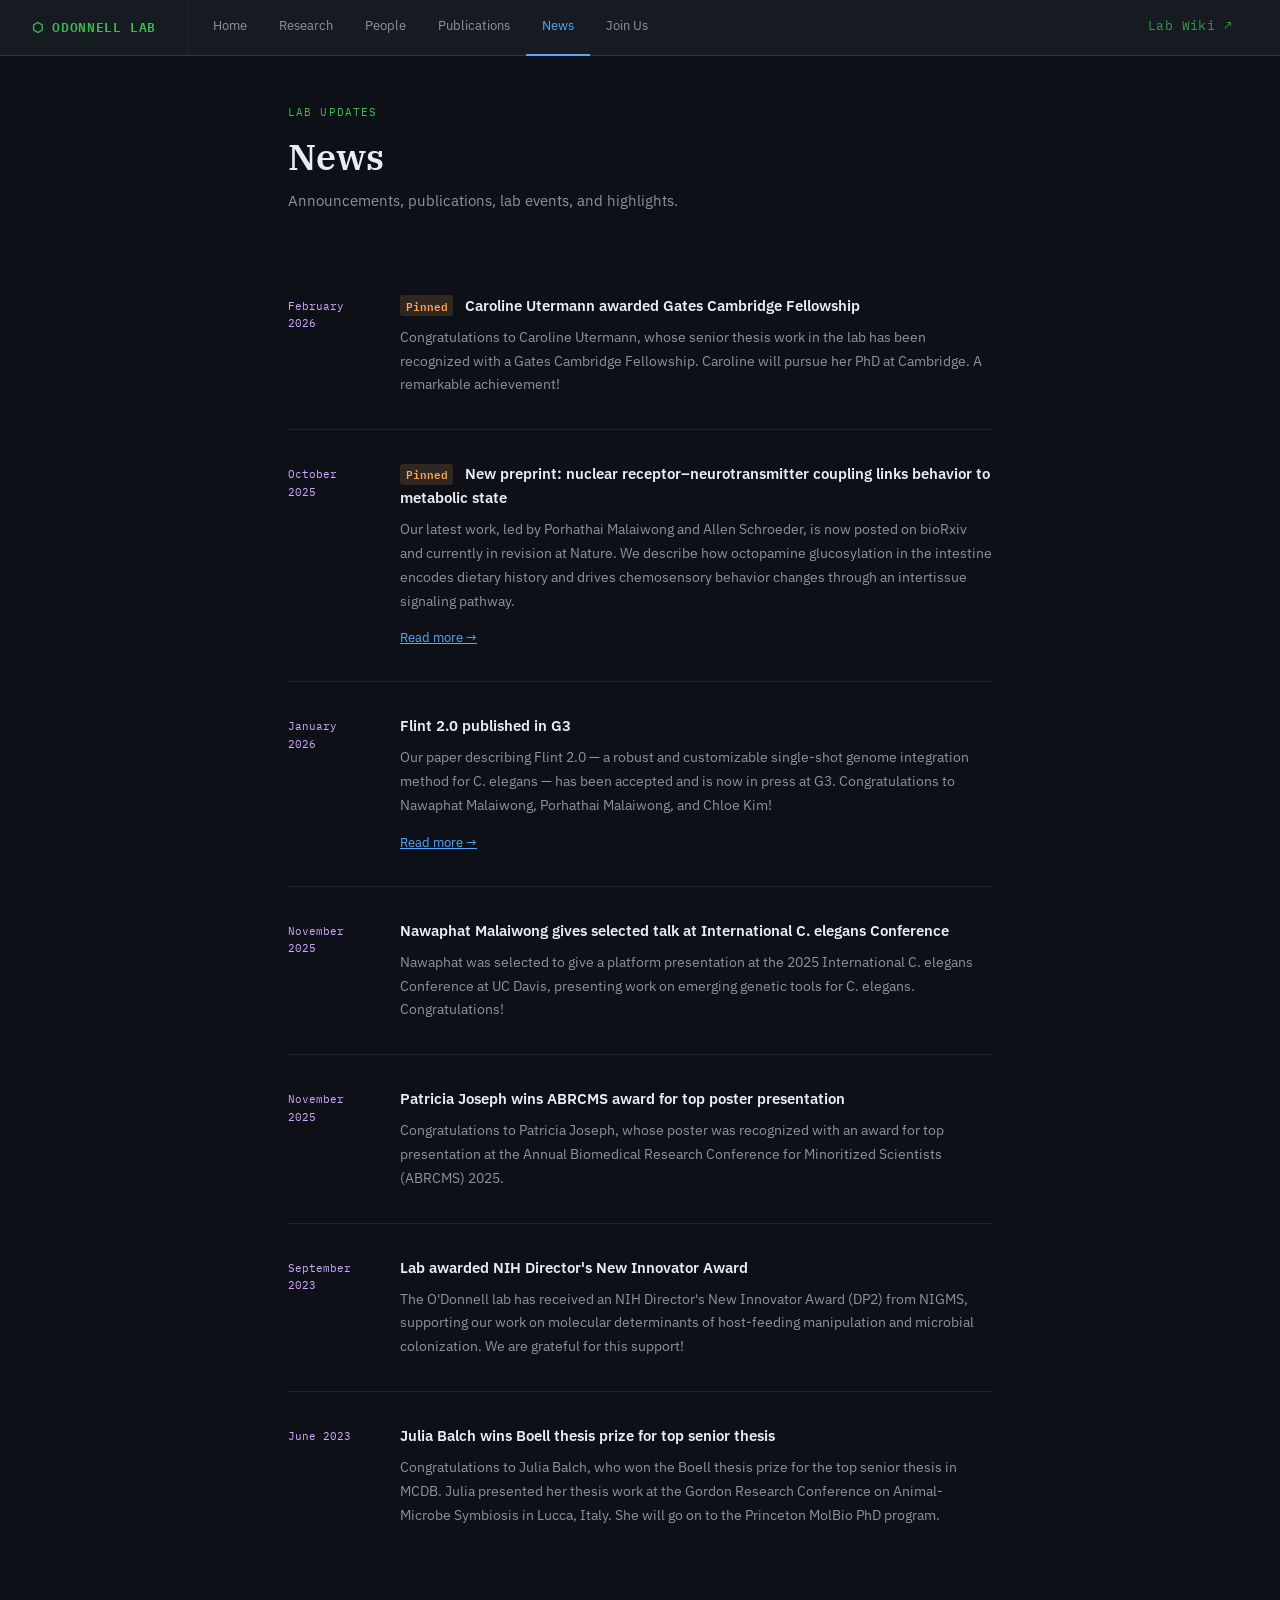
<file: news.html>
<!DOCTYPE html>
<html lang="en">
<head>
<meta charset="UTF-8">
<meta name="viewport" content="width=device-width, initial-scale=1.0">
<title>News — ODonnell Lab</title>
<link rel="stylesheet" href="/shared.css">
</head>
<body>

<header class="site-header">
  <a href="/" class="site-logo">⬡ ODONNELL LAB</a>
  <nav class="site-nav">
    <a href="/index.html">Home</a>
    <a href="/research.html">Research</a>
    <a href="/people.html">People</a>
    <a href="/publications.html">Publications</a>
    <a href="/news.html">News</a>
    <a href="/join.html">Join Us</a>
    <a href="https://odonnell-lab-wiki.netlify.app" class="nav-wiki-link" target="_blank" rel="noopener">Lab Wiki ↗</a>
  </nav>
</header>

<div class="news-page">
  <div class="page-eyebrow">Lab Updates</div>
  <h1>News</h1>
  <p>Announcements, publications, lab events, and highlights.</p>

  <div id="news-list" class="news-list">
    <div class="loading-placeholder">Loading news…</div>
  </div>
</div>

<script src="/site.js"></script>
<script>
function formatDate(isoDate) {
  const d = new Date(isoDate + 'T00:00:00');
  return d.toLocaleDateString('en-US', { year: 'numeric', month: 'long' });
}

async function renderNews() {
  const container = document.getElementById('news-list');
  let items;
  try {
    items = await loadData('/data/news.json');
  } catch (e) {
    renderError(container, 'Could not load news. Please try again later.');
    return;
  }

  // Pinned items first, then sort by date descending
  items.sort((a, b) => {
    if (a.pinned && !b.pinned) return -1;
    if (!a.pinned && b.pinned) return 1;
    return b.date.localeCompare(a.date);
  });

  if (!items.length) {
    container.innerHTML = '<p>No news yet — check back soon.</p>';
    return;
  }

  container.innerHTML = items.map(item => `
    <div class="news-item">
      <div class="news-date">${formatDate(item.date)}</div>
      <div class="news-body">
        <div class="news-title">
          ${item.pinned ? '<span class="badge badge-orange" style="margin-right:0.5rem;">Pinned</span>' : ''}
          ${item.title}
        </div>
        <p>${item.body}</p>
        ${item.link ? `<a href="${item.link}" target="_blank" rel="noopener">Read more →</a>` : ''}
      </div>
    </div>
  `).join('');
}

renderNews();
</script>
</body>
</html>
</file>
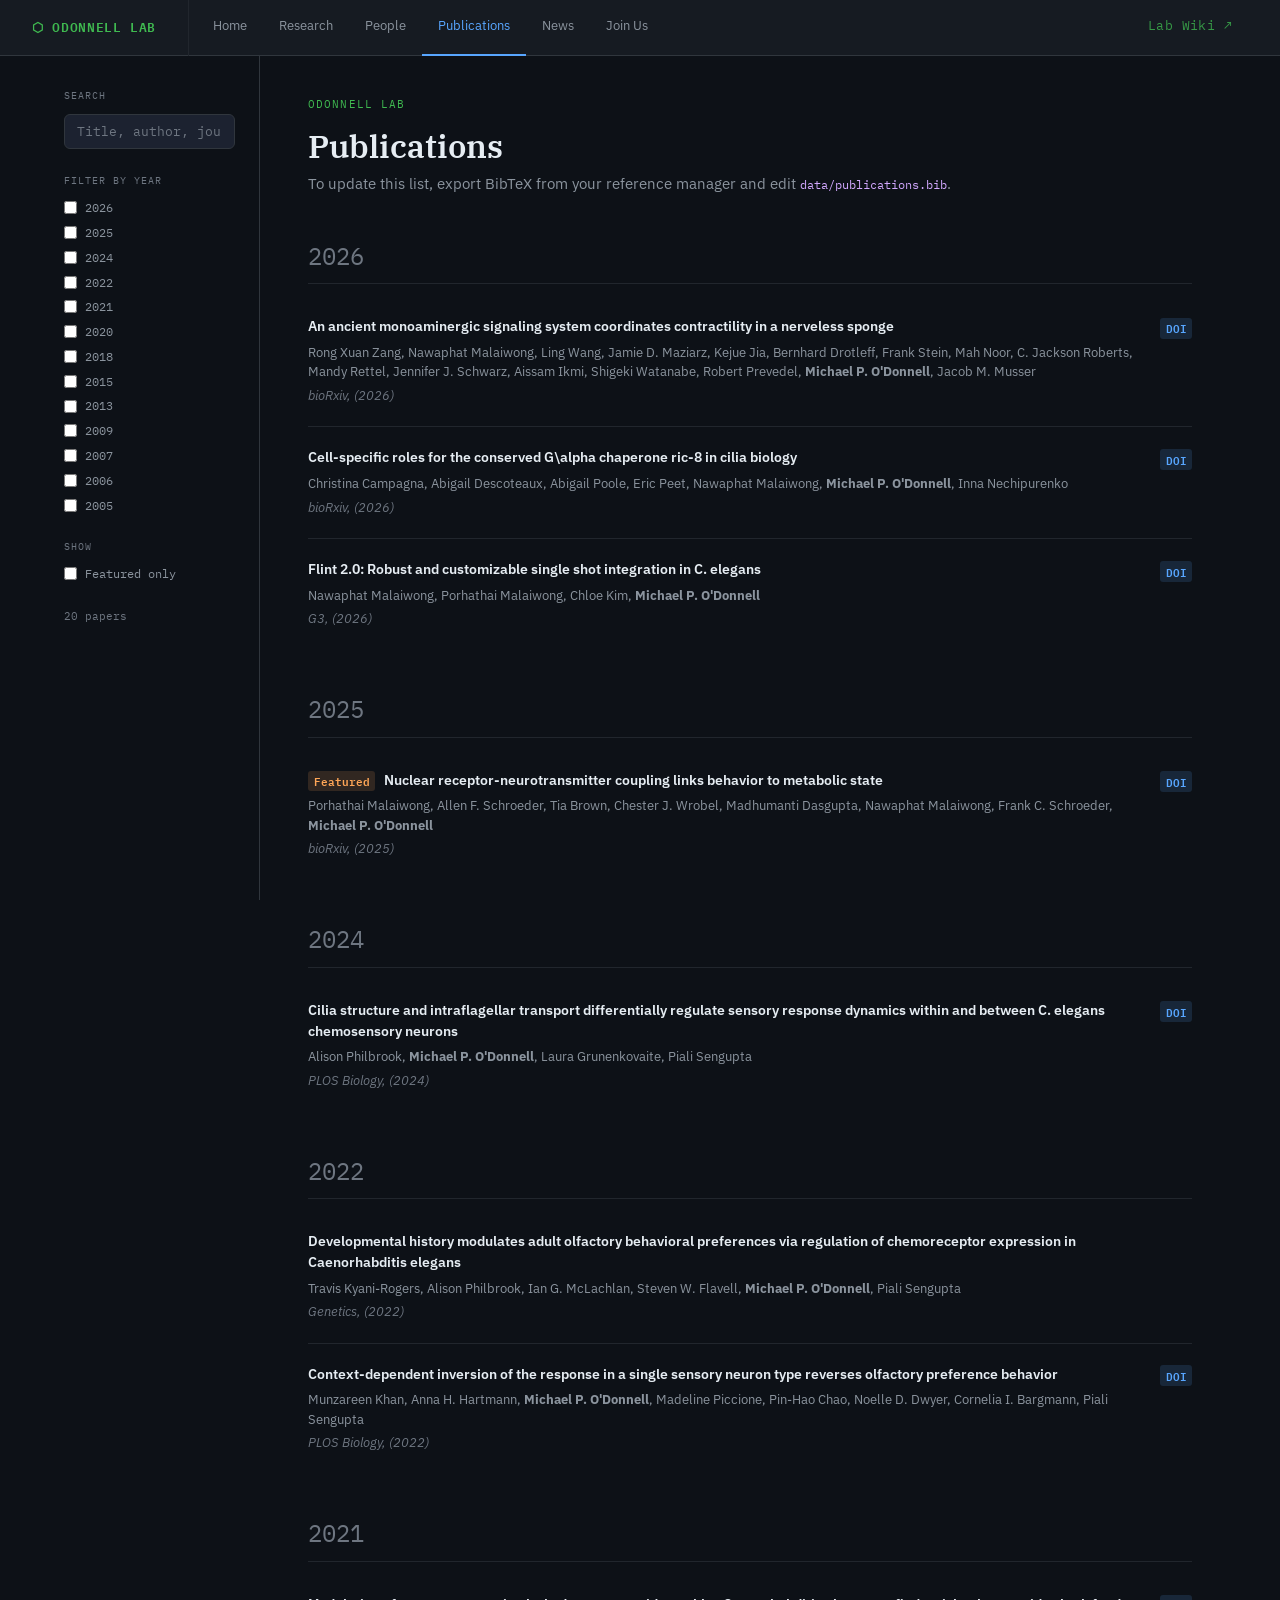
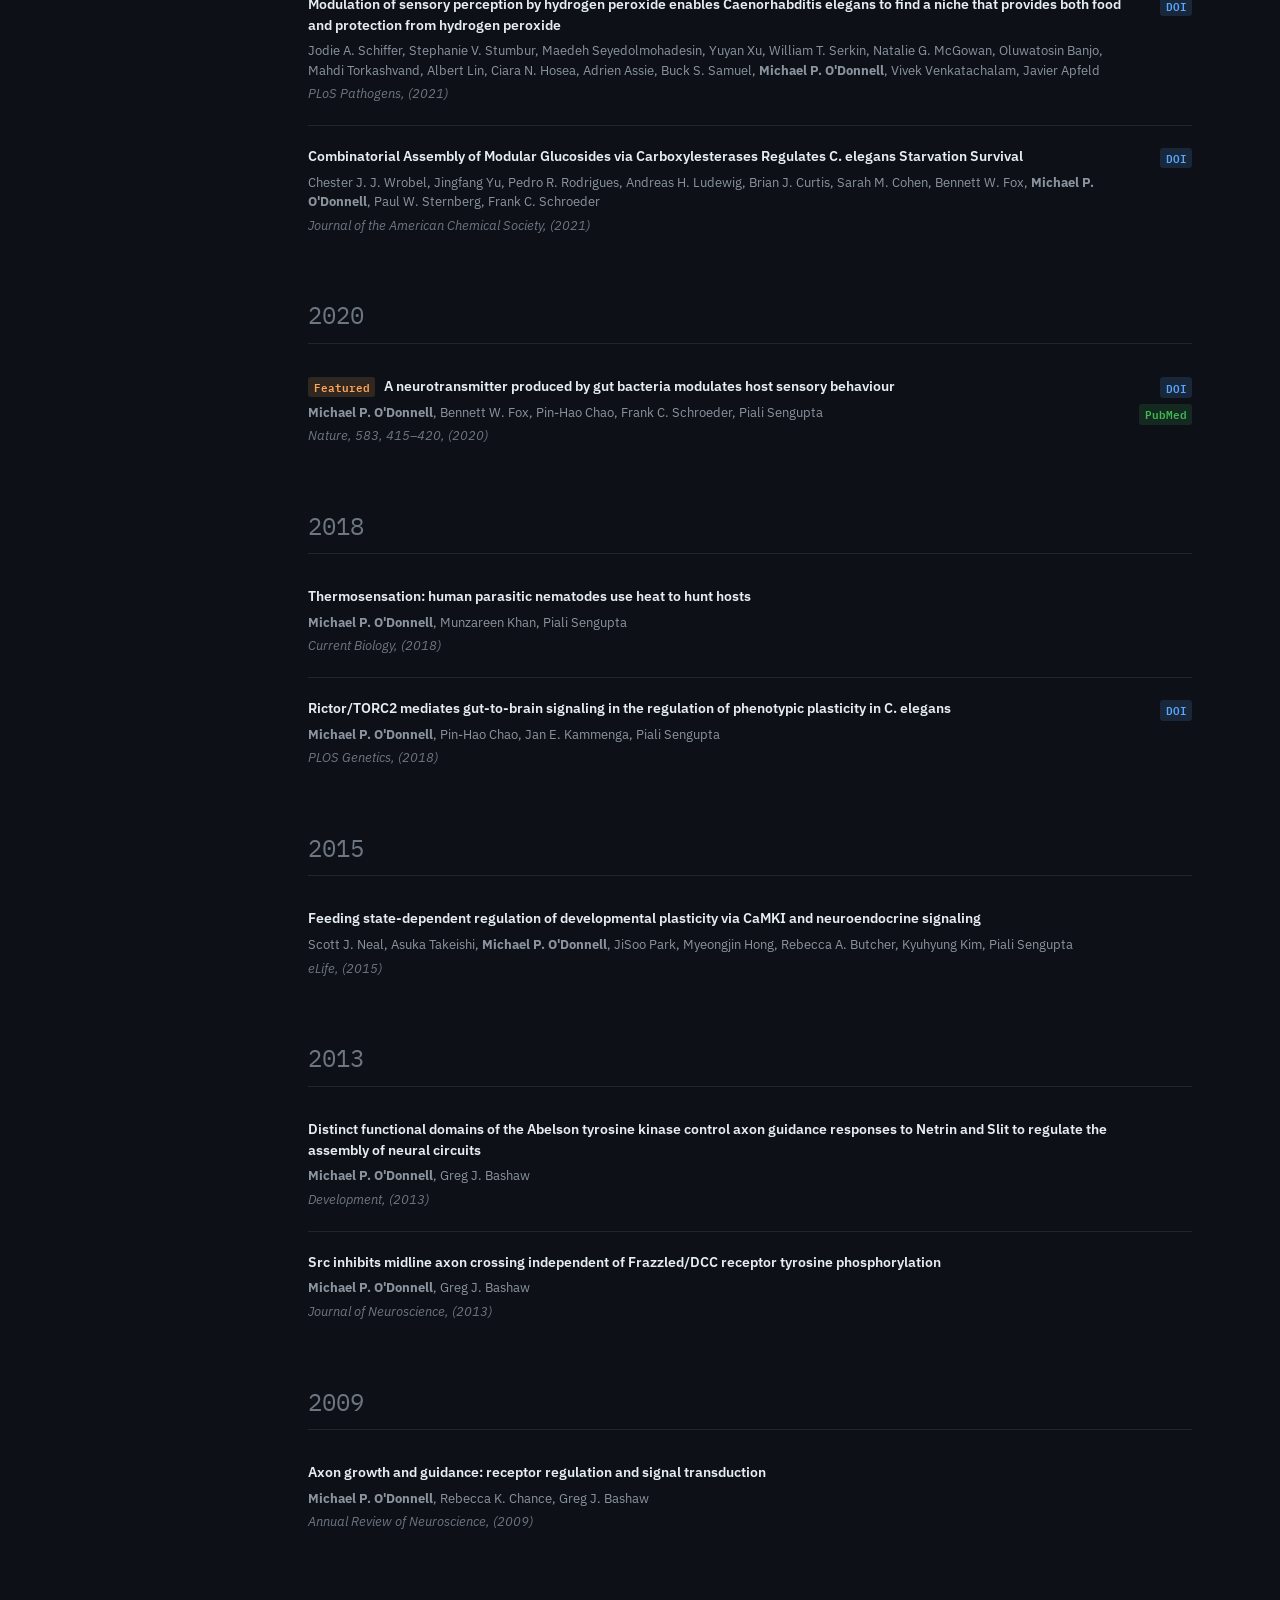
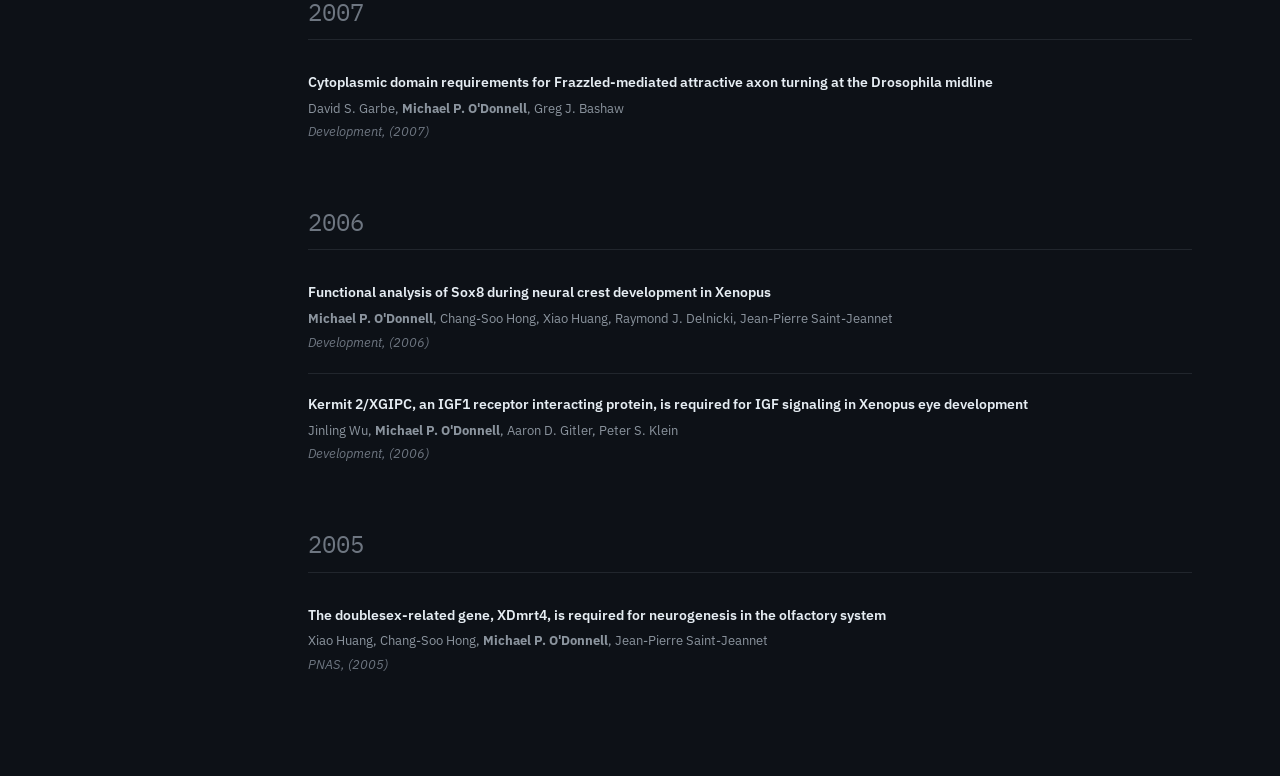
<file: publications.html>
<!DOCTYPE html>
<html lang="en">
<head>
<meta charset="UTF-8">
<meta name="viewport" content="width=device-width, initial-scale=1.0">
<title>Publications — ODonnell Lab</title>
<link rel="stylesheet" href="/shared.css">
</head>
<body>

<header class="site-header">
  <a href="/" class="site-logo">⬡ ODONNELL LAB</a>
  <nav class="site-nav">
    <a href="/index.html">Home</a>
    <a href="/research.html">Research</a>
    <a href="/people.html">People</a>
    <a href="/publications.html">Publications</a>
    <a href="/news.html">News</a>
    <a href="/join.html">Join Us</a>
    <a href="https://odonnell-lab-wiki.netlify.app" class="nav-wiki-link" target="_blank" rel="noopener">Lab Wiki ↗</a>
  </nav>
</header>

<div class="pub-layout">
  <!-- Sidebar filters -->
  <aside class="pub-sidebar">
    <div class="pub-sidebar-label">Search</div>
    <input type="text" class="filter-input" id="pub-search" placeholder="Title, author, journal…" autocomplete="off">

    <div class="pub-sidebar-label" style="margin-top:1.5rem;">Filter by Year</div>
    <div class="pub-year-filter" id="year-filters">
      <div class="loading-placeholder">Loading…</div>
    </div>

    <div class="pub-sidebar-label" style="margin-top:1.5rem;">Show</div>
    <label class="pub-highlight-toggle">
      <input type="checkbox" id="highlight-only"> Featured only
    </label>

    <div class="pub-count" id="pub-count"></div>
  </aside>

  <!-- Publication list -->
  <main class="pub-main">
    <div class="page-eyebrow">ODonnell Lab</div>
    <h1 style="font-size:2rem; margin-bottom:0.25rem;">Publications</h1>
    <p style="margin-bottom:2.5rem;">
      To update this list, export BibTeX from your reference manager and edit
      <code style="font-family:var(--mono); font-size:12px; color:var(--accent4);">data/publications.bib</code>.
    </p>
    <div id="pub-list">
      <div class="loading-placeholder">Loading publications…</div>
    </div>
  </main>
</div>

<script src="/site.js"></script>
<script>
let allPubs = [];

function journalLine(pub) {
  const parts = [pub.journal];
  if (pub.volume) parts.push(`${pub.volume}`);
  if (pub.pages)  parts.push(pub.pages);
  if (pub.year)   parts.push(`(${pub.year})`);
  return parts.filter(Boolean).join(', ');
}

function pubLinks(pub) {
  const links = [];
  if (pub.doi)  links.push(`<a href="https://doi.org/${pub.doi}" class="badge badge-blue" target="_blank" rel="noopener">DOI</a>`);
  if (pub.pmid) links.push(`<a href="https://pubmed.ncbi.nlm.nih.gov/${pub.pmid}" class="badge badge-green" target="_blank" rel="noopener">PubMed</a>`);
  if (!pub.doi && !pub.pmid && pub.url) links.push(`<a href="${pub.url}" class="badge badge-blue" target="_blank" rel="noopener">Link</a>`);
  return links.join('');
}

function renderList(pubs) {
  const container = document.getElementById('pub-list');
  const count = document.getElementById('pub-count');

  if (!pubs.length) {
    container.innerHTML = '<p style="color:var(--text-dim);">No publications match your filters.</p>';
    count.textContent = '0 papers';
    return;
  }

  count.textContent = `${pubs.length} paper${pubs.length === 1 ? '' : 's'}`;

  // Group by year descending
  const byYear = new Map();
  for (const p of pubs) {
    const yr = p.year || 'Preprint';
    if (!byYear.has(yr)) byYear.set(yr, []);
    byYear.get(yr).push(p);
  }

  const years = [...byYear.keys()].sort((a, b) => (b === 'Preprint' ? -1 : a === 'Preprint' ? 1 : b - a));

  container.innerHTML = years.map(yr => `
    <div class="pub-year-group">
      <div class="pub-year-heading">${yr}</div>
      ${byYear.get(yr).map(pub => `
        <div class="pub-entry">
          <div class="pub-meta">
            <div class="pub-title">
              ${pub.highlight ? '<span class="badge badge-orange" style="margin-right:0.4rem; vertical-align:middle;">Featured</span>' : ''}
              ${pub.title}
            </div>
            <div class="pub-authors">${formatAuthors(pub.author, "O'Donnell")}</div>
            <div class="pub-journal">${journalLine(pub)}</div>
          </div>
          <div class="pub-links-col">${pubLinks(pub)}</div>
        </div>`).join('')}
    </div>`).join('');
}

function applyFilters() {
  const query = document.getElementById('pub-search').value.toLowerCase();
  const highlightOnly = document.getElementById('highlight-only').checked;
  const checkedYears = [...document.querySelectorAll('#year-filters input:checked')].map(el => parseInt(el.value));

  let filtered = allPubs;

  if (highlightOnly) filtered = filtered.filter(p => p.highlight);

  if (checkedYears.length) filtered = filtered.filter(p => checkedYears.includes(p.year));

  if (query) {
    filtered = filtered.filter(p =>
      p.title.toLowerCase().includes(query) ||
      p.author.toLowerCase().includes(query) ||
      p.journal.toLowerCase().includes(query)
    );
  }

  renderList(filtered);
}

async function init() {
  const container = document.getElementById('pub-list');
  const yearFilters = document.getElementById('year-filters');

  let text;
  try {
    const resp = await fetch('/data/publications.bib');
    if (!resp.ok) throw new Error(resp.status);
    text = await resp.text();
  } catch (e) {
    renderError(container, 'Could not load publications. Please try again later.');
    yearFilters.innerHTML = '';
    return;
  }

  allPubs = parseBibtex(text).filter(p => p.title);
  // Sort newest first
  allPubs.sort((a, b) => b.year - a.year);

  // Build year checkboxes
  const years = [...new Set(allPubs.map(p => p.year).filter(Boolean))].sort((a, b) => b - a);
  yearFilters.innerHTML = years.map(yr => `
    <label>
      <input type="checkbox" value="${yr}"> ${yr}
    </label>`).join('');

  document.getElementById('pub-search').addEventListener('input', applyFilters);
  document.getElementById('highlight-only').addEventListener('change', applyFilters);
  yearFilters.addEventListener('change', applyFilters);

  renderList(allPubs);
}

init();
</script>
</body>
</html>
</file>
<file: shared.css>
/* ============================================================
   ODonnell Lab — Shared Styles
   Import this in every page:
   <link rel="stylesheet" href="/shared.css">
   ============================================================ */

@import url('https://fonts.googleapis.com/css2?family=IBM+Plex+Mono:wght@400;600&family=IBM+Plex+Sans:wght@300;400;500;600&family=IBM+Plex+Serif:ital,wght@0,400;0,600;1,400&display=swap');

:root {
  --bg: #0d1117;
  --surface: #161b22;
  --surface2: #1c2230;
  --border: #30363d;
  --border2: #21262d;
  --text: #e6edf3;
  --text-muted: #8b949e;
  --text-dim: #6e7681;
  --accent: #58a6ff;
  --accent2: #3fb950;
  --accent3: #f78166;
  --accent4: #d2a8ff;
  --accent5: #ffa657;
  --mono: 'IBM Plex Mono', monospace;
  --sans: 'IBM Plex Sans', sans-serif;
  --serif: 'IBM Plex Serif', serif;
}

* { box-sizing: border-box; margin: 0; padding: 0; }

body {
  background: var(--bg);
  color: var(--text);
  font-family: var(--sans);
  font-size: 15px;
  line-height: 1.6;
}

/* ── SITE HEADER ─────────────────────────────────────────── */
.site-header {
  background: var(--surface);
  border-bottom: 1px solid var(--border);
  padding: 0 2rem;
  position: sticky;
  top: 0;
  z-index: 100;
  display: flex;
  align-items: center;
  gap: 0;
  height: 56px;
}

.site-logo {
  font-family: var(--mono);
  font-size: 13px;
  color: var(--accent2);
  font-weight: 600;
  letter-spacing: 0.05em;
  white-space: nowrap;
  text-decoration: none;
  padding-right: 2rem;
  border-right: 1px solid var(--border2);
  margin-right: 0.5rem;
  height: 56px;
  display: flex;
  align-items: center;
}
.site-logo:hover { color: var(--accent); }

.site-nav {
  display: flex;
  gap: 0;
  overflow-x: auto;
  scrollbar-width: none;
  flex: 1;
}
.site-nav::-webkit-scrollbar { display: none; }

.site-nav a {
  color: var(--text-muted);
  text-decoration: none;
  font-size: 13px;
  padding: 0 1rem;
  height: 56px;
  display: flex;
  align-items: center;
  border-bottom: 2px solid transparent;
  white-space: nowrap;
  transition: color 0.15s, border-color 0.15s;
}
.site-nav a:hover { color: var(--text); }
.site-nav a.active { color: var(--accent); border-bottom-color: var(--accent); }

.nav-wiki-link {
  margin-left: auto;
  font-family: var(--mono);
  font-size: 11px;
  color: var(--accent2) !important;
  border-bottom-color: transparent !important;
  letter-spacing: 0.03em;
  opacity: 0.8;
}
.nav-wiki-link:hover { opacity: 1; color: var(--accent2) !important; }

/* ── TYPOGRAPHY ──────────────────────────────────────────── */
h1 { font-family: var(--serif); font-size: 2rem; font-weight: 600; color: var(--text); margin-bottom: 0.5rem; line-height: 1.3; }
h2 { font-family: var(--sans); font-size: 1.25rem; font-weight: 600; color: var(--text); margin: 2.5rem 0 1rem; padding-bottom: 0.5rem; border-bottom: 1px solid var(--border2); }
h3 { font-family: var(--sans); font-size: 1rem; font-weight: 600; color: var(--accent4); margin: 1.5rem 0 0.75rem; }
p { color: var(--text-muted); margin-bottom: 1rem; line-height: 1.7; }
p strong { color: var(--text); font-weight: 600; }
a { color: var(--accent); }

/* ── CALLOUTS ────────────────────────────────────────────── */
.callout { border-left: 3px solid var(--accent); background: rgba(88,166,255,0.06); padding: 1rem 1.25rem; margin: 1.25rem 0; border-radius: 0 6px 6px 0; }
.callout.green  { border-left-color: var(--accent2); background: rgba(63,185,80,0.06); }
.callout.orange { border-left-color: var(--accent5); background: rgba(255,166,87,0.06); }
.callout.red    { border-left-color: var(--accent3); background: rgba(247,129,102,0.06); }
.callout-title  { font-size: 12px; font-family: var(--mono); font-weight: 600; margin-bottom: 0.4rem; opacity: 0.7; }
.callout p      { margin: 0; font-size: 13px; }

/* ── BUTTONS ─────────────────────────────────────────────── */
.btn { display: inline-block; background: var(--accent); color: #000; border: none; padding: 0.55rem 1.25rem; border-radius: 6px; font-family: var(--mono); font-size: 13px; font-weight: 600; cursor: pointer; text-decoration: none; transition: opacity 0.15s; }
.btn:hover { opacity: 0.85; color: #000; }
.btn-green { background: var(--accent2); }
.btn-outline { background: transparent; border: 1px solid var(--border); color: var(--text-muted); }
.btn-outline:hover { border-color: var(--text-muted); color: var(--text); }

/* ── BADGE ───────────────────────────────────────────────── */
.badge { display: inline-block; padding: 0.15em 0.5em; border-radius: 3px; font-size: 11px; font-family: var(--mono); font-weight: 600; }
.badge-blue   { background: rgba(88,166,255,0.15);  color: var(--accent); }
.badge-green  { background: rgba(63,185,80,0.15);   color: var(--accent2); }
.badge-orange { background: rgba(255,166,87,0.15);  color: var(--accent5); }
.badge-purple { background: rgba(210,168,255,0.15); color: var(--accent4); }

/* ── TABLES ──────────────────────────────────────────────── */
.data-table { width: 100%; border-collapse: collapse; font-size: 13px; margin: 1rem 0; }
.data-table th { background: var(--surface2); color: var(--text-muted); font-family: var(--mono); font-size: 11px; text-transform: uppercase; letter-spacing: 0.05em; padding: 0.6rem 0.75rem; border: 1px solid var(--border); text-align: left; font-weight: 600; }
.data-table td { padding: 0.5rem 0.75rem; border: 1px solid var(--border2); color: var(--text-muted); font-family: var(--mono); font-size: 12px; }
.data-table tr:hover td { background: rgba(255,255,255,0.02); }
.table-wrap { overflow-x: auto; border: 1px solid var(--border); border-radius: 8px; }
.table-wrap .data-table { margin: 0; }

/* ── FORM INPUTS ─────────────────────────────────────────── */
.filter-input {
  background: var(--surface2);
  border: 1px solid var(--border);
  color: var(--text);
  padding: 0.5rem 0.75rem;
  border-radius: 6px;
  font-family: var(--mono);
  font-size: 13px;
  outline: none;
  transition: border-color 0.15s;
  width: 100%;
}
.filter-input:focus { border-color: var(--accent); }
.filter-input::placeholder { color: var(--text-dim); }

/* ── CARD ────────────────────────────────────────────────── */
.card { background: var(--surface2); border: 1px solid var(--border); border-radius: 10px; padding: 1.5rem; margin: 1rem 0; }
.card h3 { margin-top: 0; }

/* ── SCROLL ──────────────────────────────────────────────── */
::-webkit-scrollbar { width: 6px; height: 6px; }
::-webkit-scrollbar-track { background: transparent; }
::-webkit-scrollbar-thumb { background: var(--border); border-radius: 3px; }


/* ============================================================
   MAIN SITE EXTENSIONS
   Classes below are used by the lab website (not the wiki)
   ============================================================ */

/* ── HERO ────────────────────────────────────────────────── */
.hero-full {
  display: grid;
  grid-template-columns: 1fr 1fr;
  height: calc(100vh - 56px);
  overflow: hidden;
}
.hero-content {
  display: flex;
  flex-direction: column;
  justify-content: center;
  padding: 5rem 4rem;
  max-width: 600px;
}
.hero-eyebrow {
  font-family: var(--mono);
  font-size: 11px;
  color: var(--accent2);
  letter-spacing: 0.12em;
  text-transform: uppercase;
  margin-bottom: 1.25rem;
}
.hero-full h1 {
  font-size: 3rem;
  line-height: 1.15;
  margin-bottom: 1.25rem;
}
.hero-tagline {
  font-size: 17px;
  color: var(--text-muted);
  line-height: 1.75;
  margin-bottom: 2.5rem;
  max-width: 460px;
}
.hero-actions { display: flex; gap: 0.75rem; flex-wrap: wrap; }
.hero-image-panel {
  position: relative;
  overflow: hidden;
  display: flex;
  flex-direction: column;
}
.hero-image-panel img,
.hero-image-panel video {
  flex: 1;
  min-height: 0;
  width: 100%;
  object-fit: cover;
  object-position: center;
  display: block;
}
.hero-image-panel::after {
  content: '';
  position: absolute;
  inset: 0;
  background: linear-gradient(to right, var(--bg) 0%, transparent 20%);
  pointer-events: none;
}

/* ── HOME TEASERS ────────────────────────────────────────── */
.home-teasers {
  display: grid;
  grid-template-columns: repeat(3, 1fr);
  gap: 1.5rem;
  max-width: 1200px;
  margin: 0 auto;
  padding: 4rem 3rem;
}
.teaser-card {
  background: var(--surface);
  border: 1px solid var(--border);
  border-radius: 10px;
  padding: 1.75rem;
  position: relative;
  overflow: hidden;
}
.teaser-card::before {
  content: '';
  position: absolute;
  top: 0; left: 0; right: 0;
  height: 3px;
  background: var(--card-accent, var(--accent));
}
.teaser-label {
  font-family: var(--mono);
  font-size: 10px;
  text-transform: uppercase;
  letter-spacing: 0.1em;
  color: var(--text-dim);
  margin-bottom: 1.25rem;
}
.teaser-item {
  padding: 0.6rem 0;
  border-bottom: 1px solid var(--border2);
}
.teaser-item:last-child { border-bottom: none; }
.teaser-item-date {
  font-family: var(--mono);
  font-size: 10px;
  color: var(--text-dim);
  margin-bottom: 0.2rem;
}
.teaser-item a {
  font-size: 13px;
  color: var(--text-muted);
  text-decoration: none;
  line-height: 1.5;
  display: block;
}
.teaser-item a:hover { color: var(--text); }
.teaser-more {
  display: block;
  margin-top: 1rem;
  font-family: var(--mono);
  font-size: 11px;
  color: var(--accent);
  text-decoration: none;
}
.teaser-more:hover { color: var(--text); }
.teaser-research-list { list-style: none; }
.teaser-research-list li {
  padding: 0.5rem 0;
  border-bottom: 1px solid var(--border2);
  font-size: 13px;
  color: var(--text-muted);
}
.teaser-research-list li:last-child { border-bottom: none; }
.teaser-research-list li::before { content: '→ '; color: var(--accent4); font-family: var(--mono); font-size: 11px; }

/* ── DEPT BAR ────────────────────────────────────────────── */
.dept-bar {
  background: var(--surface);
  border-top: 1px solid var(--border);
  padding: 1.5rem 3rem;
  display: flex;
  justify-content: space-between;
  align-items: center;
  font-size: 13px;
  color: var(--text-muted);
  flex-wrap: wrap;
  gap: 1rem;
}
.dept-bar a { color: var(--accent2); text-decoration: none; font-family: var(--mono); font-size: 12px; }
.dept-bar a:hover { color: var(--accent); }

/* ── RESEARCH PANELS ─────────────────────────────────────── */
.research-page { max-width: 1100px; margin: 0 auto; padding: 3rem; }
.research-intro { max-width: 680px; margin-bottom: 4rem; }
.research-intro h1 { font-size: 2.5rem; margin-bottom: 0.5rem; }
.research-lab-subtitle { font-size: 13px; color: var(--text-muted); font-style: italic; margin-bottom: 1.5rem; letter-spacing: 0.02em; }

.research-panel {
  display: flex;
  align-items: stretch;
  gap: 0;
  border: 1px solid var(--border);
  border-radius: 12px;
  overflow: hidden;
  margin-bottom: 2.5rem;
  background: var(--surface);
}
.research-panel.reverse { flex-direction: row-reverse; }
.research-panel-image {
  width: 42%;
  flex-shrink: 0;
  overflow: hidden;
}
.research-panel-image img {
  width: 100%;
  height: 100%;
  object-fit: cover;
  display: block;
  min-height: 300px;
}
.research-panel-body {
  flex: 1;
  padding: 2.5rem;
  display: flex;
  flex-direction: column;
  justify-content: center;
}
.research-panel-body h2 {
  font-family: var(--serif);
  font-size: 1.5rem;
  margin: 0.75rem 0 1rem;
  border: none;
  padding: 0;
}
.research-panel-body p { font-size: 14px; line-height: 1.8; }
.research-panel-body p:last-child { margin-bottom: 0; }

.panel-media {
  display: flex;
  gap: 0.75rem;
  margin-top: 1.25rem;
  overflow: visible;
}
.panel-media-wrap {
  flex-shrink: 0;
  height: 180px;
  border-radius: 6px;
  position: relative;
  z-index: 1;
  transition: z-index 0s 0.3s;
}
.panel-media-wrap:hover {
  z-index: 10;
  transition: z-index 0s;
}
.panel-media-item {
  height: 100%;
  width: auto;
  object-fit: cover;
  display: block;
  border-radius: 6px;
  transition: transform 0.35s cubic-bezier(0.34, 1.56, 0.64, 1);
}
.panel-media-wrap:hover .panel-media-item {
  transform: scale(2);
}
.panel-media-caption {
  position: absolute;
  bottom: 0; left: 0; right: 0;
  padding: 0.35rem 0.6rem;
  font-size: 11px;
  color: #fff;
  background: rgba(0,0,0,0.65);
  border-radius: 0 0 6px 6px;
  opacity: 0;
  transition: opacity 0.2s ease;
  pointer-events: none;
  white-space: normal;
}
.panel-media-wrap:hover .panel-media-caption { opacity: 1; }

.panel-pubs {
  margin-top: 1.25rem;
  padding-top: 1rem;
  border-top: 1px solid var(--border);
  display: flex;
  flex-wrap: wrap;
  align-items: baseline;
  gap: 0.25rem 0.6rem;
}
.panel-pubs-label {
  font-size: 10px;
  text-transform: uppercase;
  letter-spacing: 0.08em;
  color: var(--text-muted);
  flex-basis: 100%;
  margin-bottom: 0.1rem;
}
.panel-pubs a {
  font-size: 12px;
  color: var(--accent);
  text-decoration: none;
  white-space: nowrap;
}
.panel-pubs a:hover { text-decoration: underline; }
.panel-pubs-nolink {
  font-size: 12px;
  color: var(--text-muted);
  white-space: nowrap;
}
.research-key-papers { margin-top: 1.5rem; padding-top: 1.25rem; border-top: 1px solid var(--border2); }
.research-key-papers p { font-size: 12px; font-family: var(--mono); color: var(--text-dim); margin: 0; }
.research-key-papers a { color: var(--accent); font-size: 12px; }

/* ── PI SPOTLIGHT ────────────────────────────────────────── */
.pi-spotlight {
  background: var(--surface);
  border-bottom: 1px solid var(--border);
  display: flex;
  gap: 3rem;
  padding: 3.5rem 3rem;
  align-items: flex-start;
}
.pi-photo {
  width: 160px;
  height: 160px;
  border-radius: 50%;
  object-fit: cover;
  flex-shrink: 0;
  border: 3px solid var(--border);
}
.pi-info { flex: 1; }
.pi-info h1 { font-size: 1.75rem; margin-bottom: 0.25rem; }
.pi-role {
  font-family: var(--mono);
  font-size: 12px;
  color: var(--accent2);
  letter-spacing: 0.08em;
  text-transform: uppercase;
  margin-bottom: 1rem;
}
.pi-links { display: flex; gap: 0.5rem; flex-wrap: wrap; margin-top: 1.25rem; }
.pi-links a {
  font-family: var(--mono);
  font-size: 11px;
  color: var(--text-muted);
  text-decoration: none;
  padding: 0.3em 0.75em;
  border: 1px solid var(--border);
  border-radius: 4px;
  transition: border-color 0.15s, color 0.15s;
}
.pi-links a:hover { border-color: var(--accent); color: var(--accent); }

/* ── PEOPLE GRID ─────────────────────────────────────────── */
.people-section {
  max-width: 1100px;
  margin: 0 auto;
  padding: 3rem;
}
.people-group-label {
  font-family: var(--mono);
  font-size: 11px;
  text-transform: uppercase;
  letter-spacing: 0.08em;
  color: var(--text-dim);
  margin: 2.5rem 0 1.25rem;
  padding-bottom: 0.5rem;
  border-bottom: 1px solid var(--border2);
}
.people-grid {
  display: grid;
  grid-template-columns: repeat(auto-fill, minmax(200px, 1fr));
  gap: 1.25rem;
}
.people-grid-alumni {
  grid-template-columns: repeat(auto-fill, minmax(150px, 1fr));
  gap: 1rem;
}
.people-grid-alumni .person-photo { aspect-ratio: 4 / 3; }
.person-card {
  background: var(--surface);
  border: 1px solid var(--border);
  border-radius: 10px;
  overflow: hidden;
  transition: border-color 0.15s;
}
.person-card:hover { border-color: var(--accent4); }
.person-photo {
  width: 100%;
  aspect-ratio: 1 / 1;
  object-fit: cover;
  object-position: top center;
  display: block;
  background: var(--surface2);
}
.person-info { padding: 1rem; }
.person-name { font-weight: 600; font-size: 14px; color: var(--text); margin-bottom: 0.25rem; }
.person-role { font-size: 12px; color: var(--text-muted); margin-bottom: 0.25rem; }
.person-years { font-size: 11px; color: var(--text-muted); opacity: 0.7; margin-bottom: 0.25rem; }
.person-current-role { font-size: 11px; color: var(--accent); font-style: italic; margin-bottom: 0.5rem; }
.person-links { display: flex; gap: 0.4rem; flex-wrap: wrap; }
.person-links a {
  font-family: var(--mono);
  font-size: 10px;
  color: var(--text-dim);
  text-decoration: none;
  padding: 0.15em 0.4em;
  border: 1px solid var(--border2);
  border-radius: 3px;
}
.person-links a:hover { color: var(--accent); border-color: var(--accent); }

/* ── LAB LIFE GALLERY ────────────────────────────────────── */
.lab-life-section { max-width: 1100px; margin: 0 auto; padding: 3rem; border-top: 1px solid var(--border); }
.lab-life-header { margin-bottom: 1.5rem; display: flex; align-items: center; gap: 1.5rem; flex-wrap: wrap; }
.lab-life-tabs { display: flex; gap: 0.4rem; }
.lab-life-tab {
  background: none; border: 1px solid var(--border); border-radius: 4px;
  color: var(--text-muted); font-size: 11px; font-family: inherit;
  padding: 0.25rem 0.75rem; cursor: pointer; transition: all 0.15s;
}
.lab-life-tab:hover { border-color: var(--accent); color: var(--accent); }
.lab-life-tab.active { background: var(--accent); border-color: var(--accent); color: #fff; }
.lab-life-grid {
  display: grid;
  grid-template-columns: repeat(auto-fill, minmax(260px, 1fr));
  gap: 1rem;
}
.lab-life-photo { position: relative; border-radius: 8px; overflow: hidden; background: var(--surface); }
.lab-life-photo img { width: 100%; height: 220px; object-fit: cover; display: block; transition: transform 0.3s ease; }
.lab-life-photo:hover img { transform: scale(1.03); }
.lab-life-caption {
  position: absolute;
  bottom: 0; left: 0; right: 0;
  padding: 0.5rem 0.75rem;
  font-size: 11px;
  color: #fff;
  background: linear-gradient(transparent, rgba(0,0,0,0.65));
}

/* ── PUBLICATIONS ────────────────────────────────────────── */
.pub-layout {
  display: grid;
  grid-template-columns: 220px 1fr;
  max-width: 1200px;
  margin: 0 auto;
  min-height: calc(100vh - 56px);
}
.pub-sidebar {
  padding: 2rem 1.5rem;
  border-right: 1px solid var(--border);
  position: sticky;
  top: 56px;
  height: calc(100vh - 56px);
  overflow-y: auto;
}
.pub-sidebar-label {
  font-family: var(--mono);
  font-size: 10px;
  text-transform: uppercase;
  letter-spacing: 0.1em;
  color: var(--text-dim);
  margin: 1.25rem 0 0.6rem;
}
.pub-sidebar-label:first-child { margin-top: 0; }
.pub-year-filter { display: flex; flex-direction: column; gap: 0.35rem; }
.pub-year-filter label {
  display: flex;
  align-items: center;
  gap: 0.5rem;
  font-family: var(--mono);
  font-size: 12px;
  color: var(--text-muted);
  cursor: pointer;
}
.pub-year-filter label:hover { color: var(--text); }
.pub-year-filter input[type=checkbox] { accent-color: var(--accent); }
.pub-highlight-toggle {
  display: flex;
  align-items: center;
  gap: 0.5rem;
  font-family: var(--mono);
  font-size: 12px;
  color: var(--text-muted);
  cursor: pointer;
  margin-top: 0.25rem;
}
.pub-highlight-toggle input[type=checkbox] { accent-color: var(--accent5); }
.pub-count {
  font-family: var(--mono);
  font-size: 11px;
  color: var(--text-dim);
  margin-top: 1.5rem;
}

.pub-main { padding: 2.5rem 3rem; }
.pub-year-group { margin-bottom: 2.5rem; }
.pub-year-heading {
  font-family: var(--mono);
  font-size: 24px;
  color: var(--text-dim);
  margin-bottom: 0.75rem;
  padding-bottom: 0.5rem;
  border-bottom: 1px solid var(--border2);
}
.pub-entry {
  display: flex;
  gap: 1.5rem;
  padding: 1.25rem 0;
  border-bottom: 1px solid var(--border2);
  align-items: flex-start;
}
.pub-entry:last-child { border-bottom: none; }
.pub-meta { flex: 1; min-width: 0; }
.pub-title {
  font-weight: 600;
  font-size: 14px;
  color: var(--text);
  margin-bottom: 0.35rem;
  line-height: 1.5;
}
.pub-authors {
  font-size: 13px;
  color: var(--text-muted);
  margin-bottom: 0.25rem;
  line-height: 1.5;
}
.pub-journal {
  font-size: 13px;
  color: var(--text-dim);
  font-style: italic;
}
.pub-links-col {
  display: flex;
  flex-direction: column;
  gap: 0.35rem;
  align-items: flex-end;
  flex-shrink: 0;
  padding-top: 0.1rem;
}
.pub-links-col a {
  text-decoration: none;
  white-space: nowrap;
}

/* ── NEWS ────────────────────────────────────────────────── */
.news-page { max-width: 800px; margin: 0 auto; padding: 3rem; }
.news-page h1 { font-size: 2.25rem; margin-bottom: 0.5rem; }
.news-page > p { margin-bottom: 3rem; }
.news-list { margin-top: 1rem; }
.news-item {
  display: flex;
  gap: 2rem;
  padding: 2rem 0;
  border-bottom: 1px solid var(--border2);
}
.news-item:last-child { border-bottom: none; }
.news-date {
  font-family: var(--mono);
  font-size: 11px;
  color: var(--accent4);
  width: 80px;
  flex-shrink: 0;
  padding-top: 0.25rem;
  line-height: 1.6;
}
.news-body { flex: 1; }
.news-title {
  font-weight: 600;
  font-size: 15px;
  color: var(--text);
  margin-bottom: 0.5rem;
}
.news-body p { font-size: 14px; margin-bottom: 0.75rem; }
.news-body p:last-child { margin-bottom: 0; }
.news-body a { font-size: 13px; }

/* ── JOIN PAGE ───────────────────────────────────────────── */
.join-page { max-width: 800px; margin: 0 auto; padding: 3rem; }
.join-page h1 { font-size: 2.25rem; margin-bottom: 0.5rem; }

/* ── PAGE UTILITIES ──────────────────────────────────────── */
.page-eyebrow {
  font-family: var(--mono);
  font-size: 11px;
  color: var(--accent2);
  letter-spacing: 0.1em;
  text-transform: uppercase;
  margin-bottom: 0.75rem;
}
.loading-placeholder {
  font-family: var(--mono);
  font-size: 13px;
  color: var(--text-dim);
  padding: 2rem 0;
}

/* ── RESPONSIVE ──────────────────────────────────────────── */
@media (max-width: 900px) {
  .home-teasers { grid-template-columns: 1fr; padding: 2rem 1.5rem; }
}

@media (max-width: 768px) {
  .hero-full { grid-template-columns: 1fr; min-height: auto; }
  .hero-content { padding: 3rem 1.5rem; max-width: 100%; }
  .hero-full h1 { font-size: 2.25rem; }
  .hero-image-panel { display: none; }

  .research-page { padding: 1.5rem; }
  .research-panel { flex-direction: column !important; }
  .research-panel-image { width: 100%; }
  .research-panel-image img { min-height: 220px; }
  .research-panel-body { padding: 1.75rem; }

  .pi-spotlight { flex-direction: column; gap: 1.5rem; padding: 2rem 1.5rem; }
  .pi-photo { width: 100px; height: 100px; }
  .people-section { padding: 1.5rem; }

  .pub-layout { grid-template-columns: 1fr; }
  .pub-sidebar { position: static; height: auto; border-right: none; border-bottom: 1px solid var(--border); }
  .pub-main { padding: 1.5rem; }

  .news-page { padding: 1.5rem; }
  .news-item { flex-direction: column; gap: 0.5rem; }
  .news-date { width: auto; }

  .join-page { padding: 1.5rem; }
  .dept-bar { padding: 1.25rem 1.5rem; }
}
</file>
